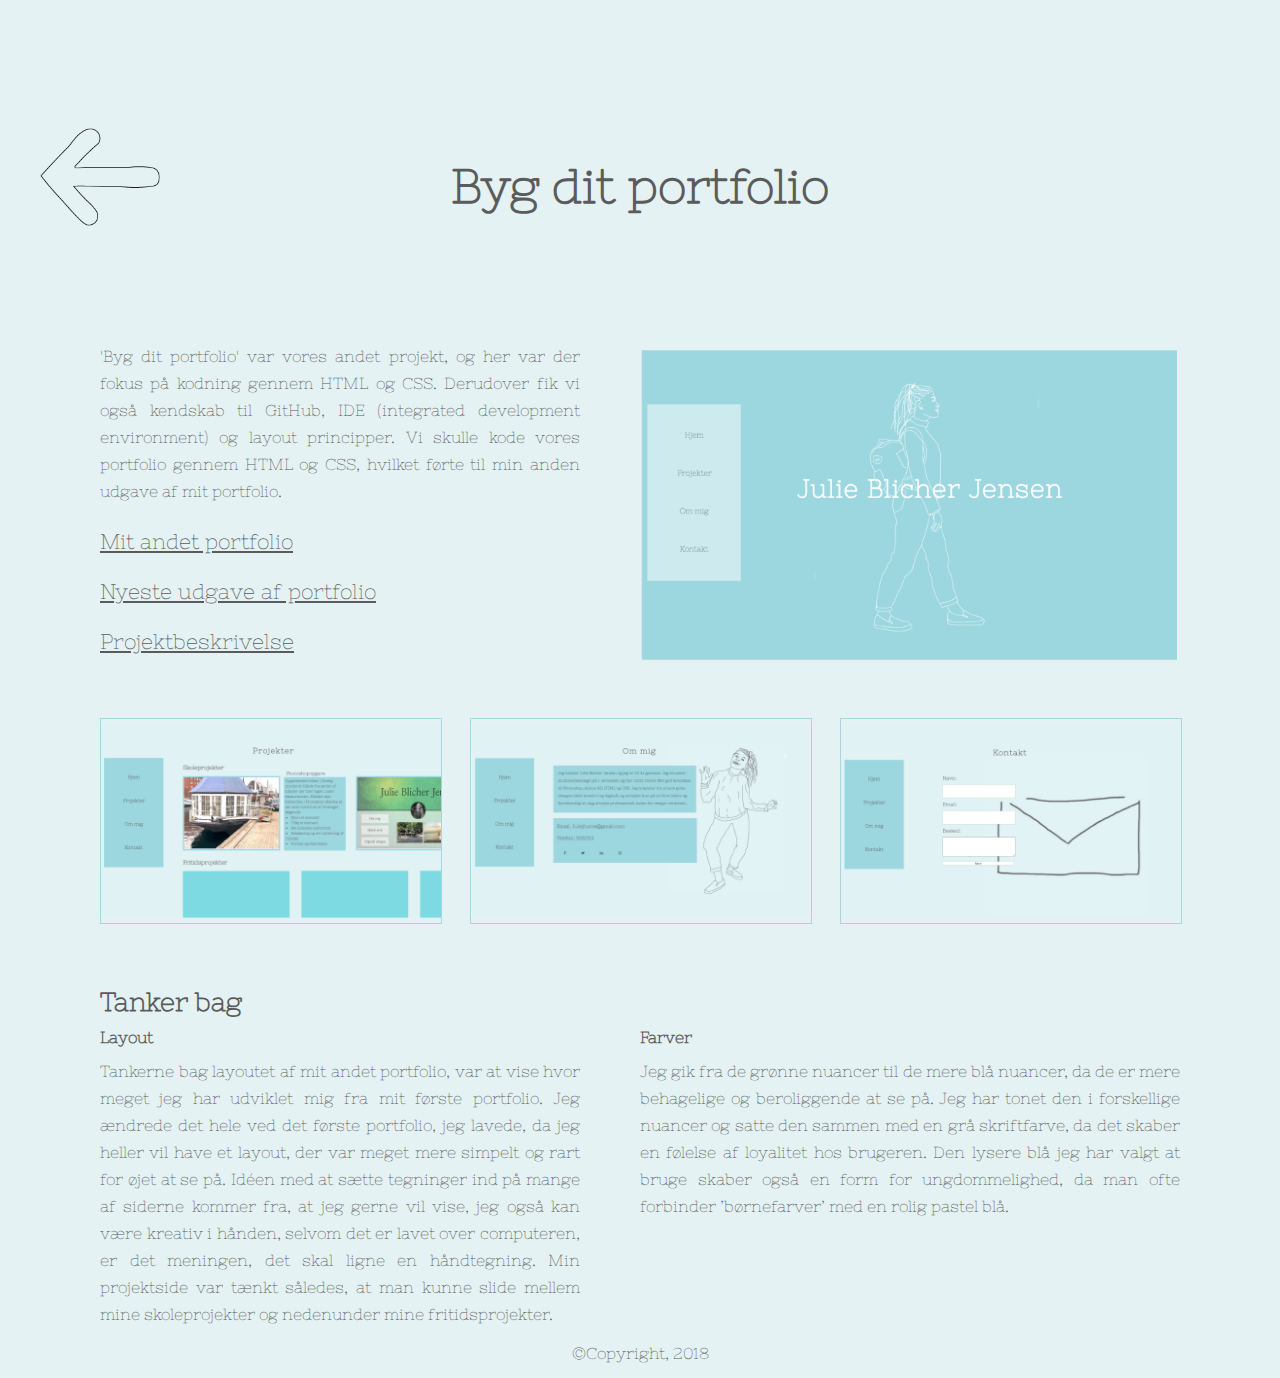
<file: pages/byg_dit_portfolio2.html>
<!doctype html>
<html lang="da">
<head>
<meta charset="UTF-8">
<meta name="viewport" content="width=device-width, initial-scale=1.0">
<!--Grid layout stylesheet-->
<link rel="stylesheet" href="../styles/gridsetup.css">
<!--Eget stylesheet-->
<link rel="stylesheet" href="../styles/stylesheet.css">
<!-- Font style -->
<link rel="stylesheet" href="https://fonts.googleapis.com/css?family=Lato">
<!-- Add icon library -->
<link rel="stylesheet" href="https://cdnjs.cloudflare.com/ajax/libs/font-awesome/4.7.0/css/font-awesome.min.css">
<title>Byg dit portfolio</title>
</head>

<body>
<div class="container">
  <div class="grid grid-pad">
    <div class="large-1-1 medium-1-1 small-1-1">
      <div class="large-1-1 medium-1-1 small-1-1">
        <div class="pilop"><a href="byg_dit_portfolio2.html"><img src="../images1/1x/pilop2.png" alt="pilop"></a></div>
      </div>
      <div class="large-1-1 medium-1-1 small-1-1 bygoverskrift"> <a href="../index.html"><img src="../images1/1x/tilbage.png" alt="tilbagepil"></a>
        <h1>Byg dit portfolio</h1>
      </div>
      <div class="large-1-2 medium-1-2 small-1-1 bygrakke1">
        <p>'Byg dit portfolio' var vores andet projekt, og her var der fokus på kodning gennem HTML og CSS. Derudover fik vi også kendskab til GitHub, IDE (integrated development environment) og layout principper. Vi skulle kode vores portfolio gennem HTML og CSS, hvilket førte til min anden udgave af mit portfolio.</p>
        <a href="http://julieblicher.dk/portfolio-version-one/" target="_blank">
        <p>Mit andet portfolio</p>
        </a>
		  <a href="portfolio_eksamen2.html" target="_blank">
        <p>Nyeste udgave af portfolio</p>
        </a>
		  <a href="../documents/projektbeskrivelse-flow2.pdf" target="_blank">
        <p>Projektbeskrivelse</p>
        </a> </div>
      <div class="large-1-2 medium-1-2 small-1-1 bygrakke1"> <img src="../images/flow2.png" alt="portfolio2"> </div>
      <div class="large-1-1 medium-1-1 small-1-1">
        <div class="large-1-3 medium-1-3 small-1-1 bygrakke2"> <img src="../images/flow2-billede1.png" width="700" height="406" alt="projekter"/> </div>
        <div class="large-1-3 medium-1-3 small-1-1 bygrakke3"> <img src="../images/flow2-billede2.png" width="700" height="406" alt="om mig"/> </div>
        <div class="large-1-3 medium-1-3 small-1-1 bygrakke4"> <img src="../images/flow2-billede3.png" width="700" height="406" alt="kontakt"/> </div>
      </div>
      <div class="large-1-1 medium-1-1 small-1-1 bygrakke5">
        <h3>Tanker bag</h3>
        <div class="large-1-2 medium-1-2 small-1-1 bygrakke5">
          <div class="layout">
            <h4>Layout</h4>
            <p>Tankerne bag layoutet af mit andet portfolio, var at vise hvor meget jeg har udviklet mig fra mit første portfolio. Jeg ændrede det hele ved det første portfolio, jeg lavede, da jeg heller vil have et layout, der var meget mere simpelt og rart for øjet at se på. Idéen med at sætte tegninger ind på mange af siderne kommer fra, at jeg gerne vil vise, jeg også kan være kreativ i hånden, selvom det er lavet over computeren, er det meningen, det skal ligne en håndtegning. Min projektside var tænkt således, at man kunne slide mellem mine skoleprojekter og nedenunder mine fritidsprojekter.</p>
          </div>
        </div>
        <div class="large-1-2 medium-1-2 small-1-1 bygrakke5">
          <div class="farver">
            <h4>Farver</h4>
            <p>Jeg gik fra de grønne nuancer til de mere blå nuancer, da de er mere behagelige og beroliggende at se på. Jeg har tonet den i forskellige nuancer og satte den sammen med en grå skriftfarve, da det skaber en følelse af loyalitet hos brugeren. Den lysere blå jeg har valgt at bruge skaber også en form for ungdommelighed, da man ofte forbinder ’børnefarver’ med en rolig pastel blå. </p>
          </div>
        </div>
      </div>
    </div>
  </div>
</div>
<div class="large-1-1 medium-1-1 small-1-1 footer">
  <p>&copy;Copyright, 2018</p>
</div>
</body>
</html>
</file>
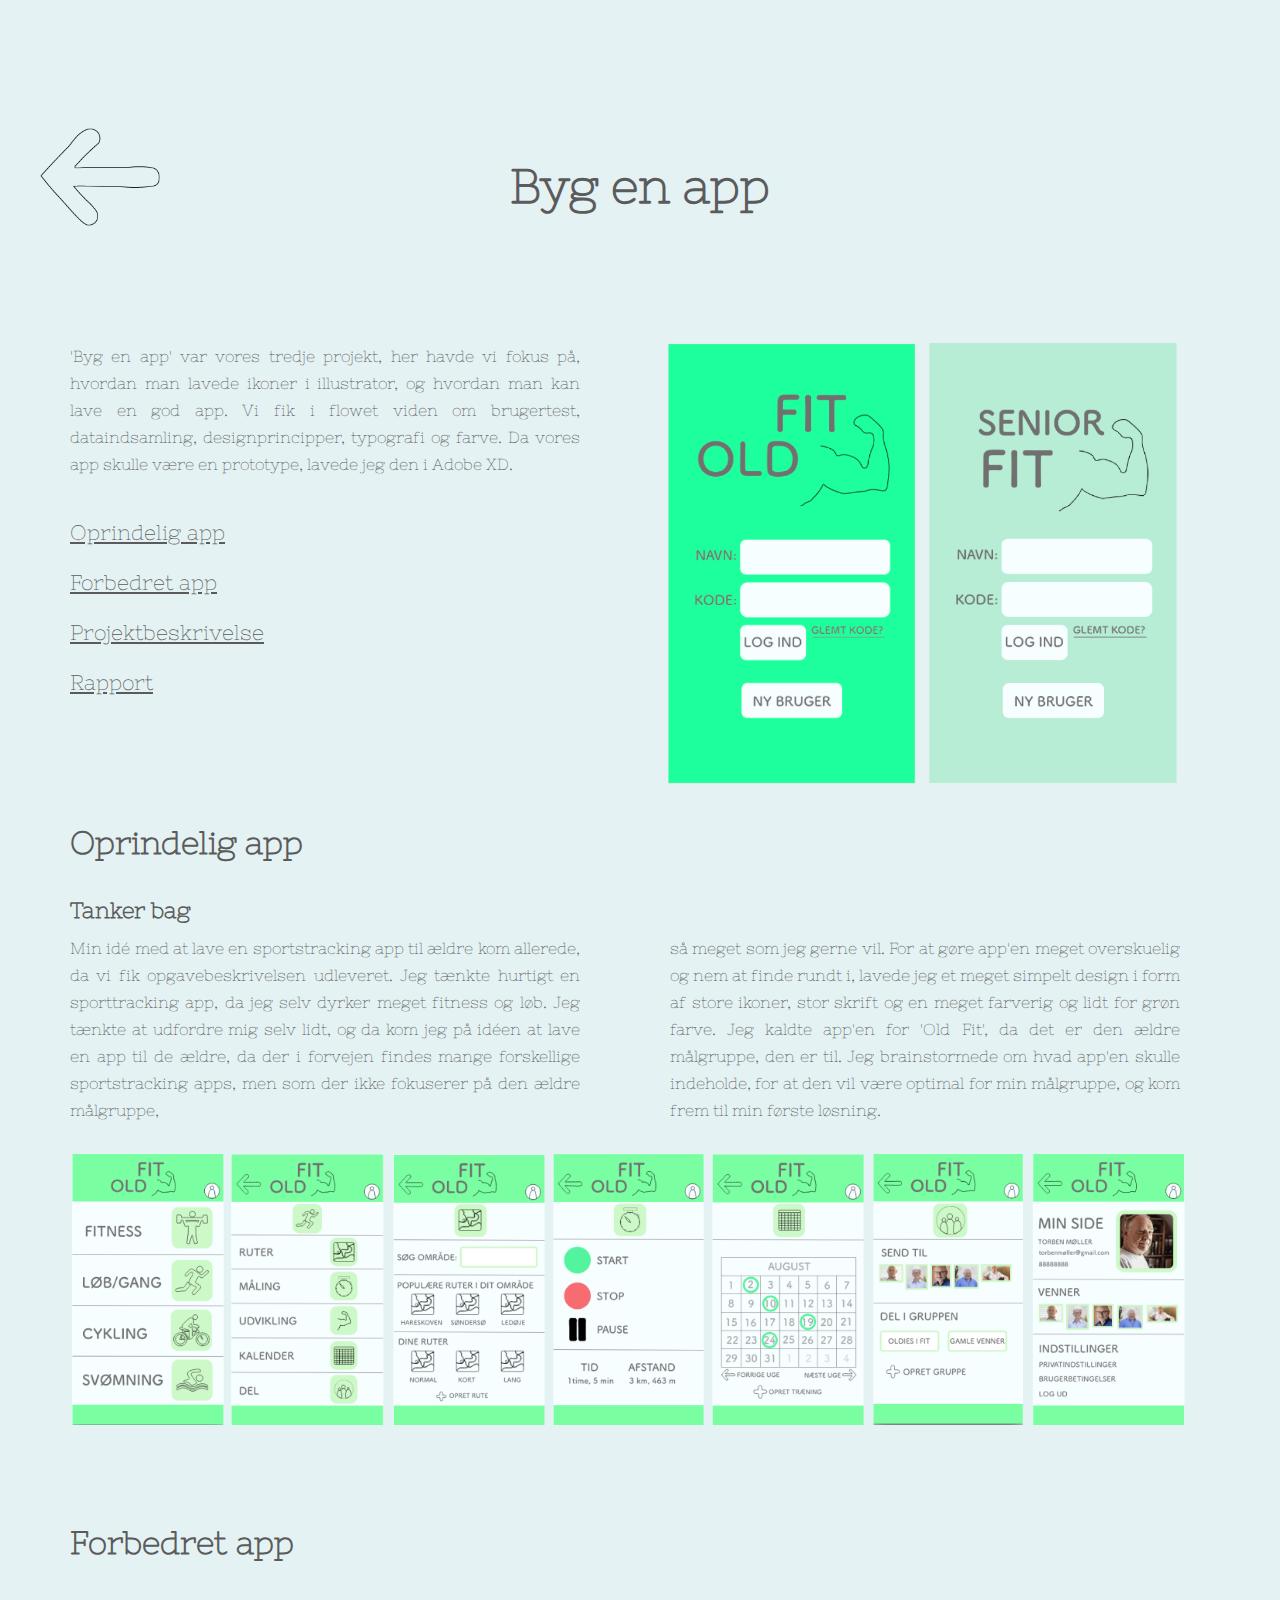
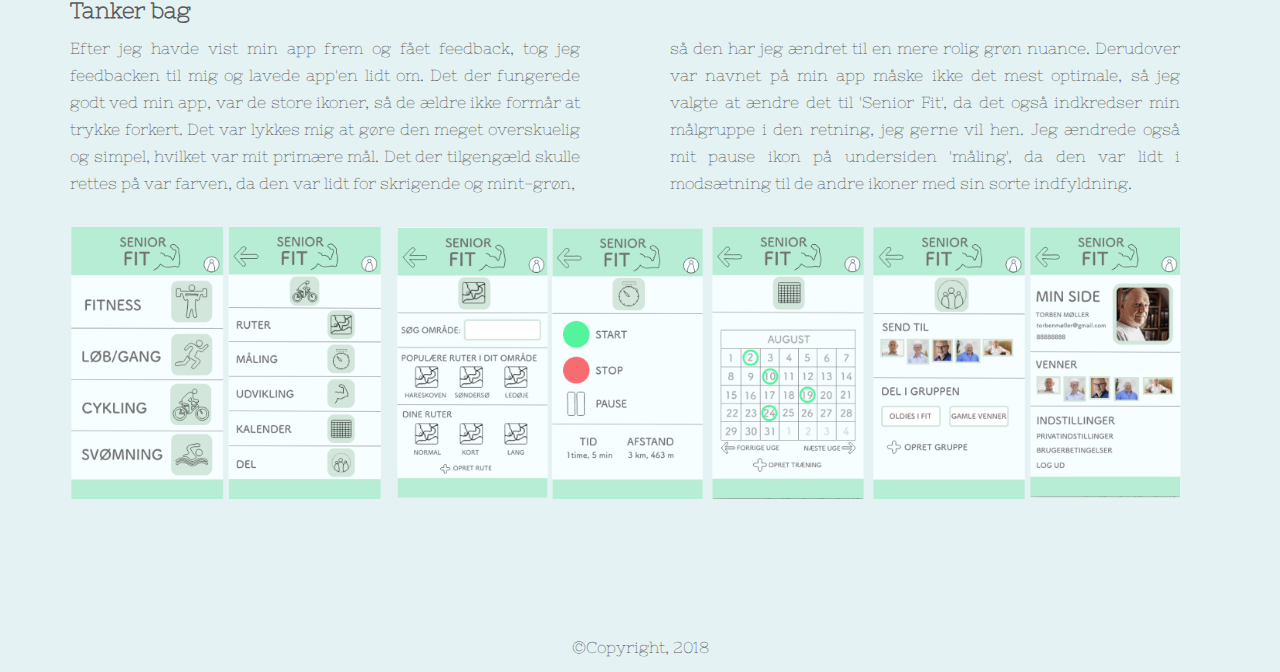
<file: pages/byg_en_app2.html>
<!doctype html>
<html lang="da">
<head>
<meta charset="UTF-8">
<meta name="viewport" content="width=device-width, initial-scale=1.0">
<!--Grid layout stylesheet-->
<link rel="stylesheet" href="../styles/gridsetup.css">
<!--Eget stylesheet-->
<link rel="stylesheet" href="../styles/stylesheet.css">
<!-- Font style -->
<link rel="stylesheet" href="https://fonts.googleapis.com/css?family=Lato">
<!-- Add icon library -->
<link rel="stylesheet" href="https://cdnjs.cloudflare.com/ajax/libs/font-awesome/4.7.0/css/font-awesome.min.css">
<title>Byg en app</title>
</head>

<body>
<div class="container">
  <div class="grid grid-pad">
    <div class="large-1-1 medium-1-1 small-1-1">
      <div class="large-1-1 medium-1-1 small-1-1">
        <div class="pilop"><a href="byg_en_app2.html"><img src="../images1/1x/pilop2.png" alt="pilop"></a></div>
      </div>
      <div class="large-1-1 medium-1-1 small-1-1 appoverskrift"> <a href="../index.html"><img src="../images1/1x/tilbage.png" alt="tilbagepil"></a>
        <h1>Byg en app</h1>
      </div>
      <div class="large-1-1 medium-1-1 small-1-1">
        <div class="large-1-2 medium-1-2 small-1-1 apprakke1">
          <p>'Byg en app' var vores tredje projekt, her havde vi fokus på, hvordan man lavede ikoner i illustrator, og hvordan man kan lave en god app. Vi fik i flowet viden om brugertest, dataindsamling, designprincipper, typografi og farve. Da vores app skulle være en prototype, lavede jeg den i Adobe XD. </p>
          <br>
          <a href="https://xd.adobe.com/view/c593db76-3416-43a5-7641-449232270bd8-b3a2/?fullscreen" target="_blank">
          <p>Oprindelig app</p>
          </a> <a href="https://xd.adobe.com/view/b8964f8a-90c7-492c-7075-f8101738a783-cea7/?fullscreen" target="_blank">
          <p>Forbedret app</p>
          </a> <a href="../documents/Projektbeskrivelse-flow3.pdf" target="_blank">
          <p>Projektbeskrivelse</p>
          </a> <a href="../documents/rapport-flow3.pdf" target="_blank">
          <p>Rapport</p>
          </a> </div>
        <div class="large-1-2 medium-1-2 small-1-1 apprakke1"> 
			<div class="large-1-2 medium-1-2 small-1-1 ver1"><img src="../images/flow3-ver1.png" alt="ver1"></div> 
			<div class="large-1-2 medium-1-2 small-1-1 ver2"><img src="../images/flow3.png" alt="ver2"> </div>
		 </div>
        <div class="large-1-1 medium-1-1 small-1-1 apprakke2">
          <h1>Oprindelig app</h1>
        </div>
        <div class="large-1-1 medium-1-1 small-1-1 apprakke3">
          <h3>Tanker bag</h3>
          <div class="large-1-2 medium-1-2 small-1-1 apprakke3">
            <div class="ide">
              <p>Min idé med at lave en sportstracking app til ældre kom allerede, da vi fik opgavebeskrivelsen udleveret. Jeg tænkte hurtigt en sporttracking app, da jeg selv dyrker meget fitness og løb. Jeg tænkte at udfordre mig selv lidt, og da kom jeg på idéen at lave en app til de ældre, da der i forvejen findes mange forskellige sportstracking apps, men som der ikke fokuserer på den ældre målgruppe, </p>
            </div>
          </div>
          <div class="large-1-2 medium-1-2 small-1-1 apprakke3">
            <div class="tekst">
              <p>så meget som jeg gerne vil. For at gøre app'en meget overskuelig og nem at finde rundt i, lavede jeg et meget simpelt design i form af store ikoner, stor skrift og en meget farverig og lidt for grøn farve. Jeg kaldte app'en for 'Old Fit', da det er den ældre målgruppe, den er til. Jeg brainstormede om hvad app'en skulle indeholde, for at den vil være optimal for min målgruppe, og kom frem til min første løsning. </p>
            </div>
          </div>
        </div>
        <div class="large-1-1 medium-1-1 hide-on-small apprakke4">
          <div class="large-1-7 medium-1-7 en"> <img src="../images/app-old2.png" alt="old1"> </div>
          <div class="large-1-7 medium-1-7 to"> <img src="../images/app-old1.png" alt="old2"> </div>
          <div class="large-1-7 medium-1-7 tre"> <img src="../images/app-old3.png" alt="old3"> </div>
          <div class="large-1-7 medium-1-7 fire"> <img src="../images/app-old4.png" alt="old4"> </div>
          <div class="large-1-7 medium-1-7 fem"> <img src="../images/app-old5.png" alt="old5"> </div>
          <div class="large-1-7 medium-1-7 seks"> <img src="../images/app-old6.png" alt="old6"> </div>
          <div class="large-1-7 medium-1-7 syv"> <img src="../images/app-old7.png" alt="old7"> </div>
        </div>
        <div class="large-1-1 medium-1-1 small-1-1 apprakke5">
          <h1>Forbedret app</h1>
        </div>
        <div class="large-1-1 medium-1-1 small-1-1 apprakke6">
          <h3>Tanker bag</h3>
          <div class="large-1-2 medium-1-2 small-1-1 apprakke6">
            <div class="ide">
              <p>Efter jeg havde vist min app frem og fået feedback, tog jeg feedbacken til mig og lavede app'en lidt om. Det der fungerede godt ved min app, var de store ikoner, så de ældre ikke formår at trykke forkert. Det var lykkes mig at gøre den meget overskuelig og simpel, hvilket var mit primære mål. Det der tilgengæld skulle rettes på var farven, da den var lidt for skrigende og mint-grøn, </p>
            </div>
          </div>
          <div class="large-1-2 medium-1-2 small-1-1 apprakke6">
            <div class="tekst">
              <p>så den har jeg ændret til en mere rolig grøn nuance. Derudover var navnet på min app måske ikke det mest optimale, så jeg valgte at ændre det til 'Senior Fit', da det også indkredser min målgruppe i den retning, jeg gerne vil hen. Jeg ændrede også mit pause ikon på undersiden 'måling', da den var lidt i modsætning til de andre ikoner med sin sorte indfyldning.</p>
            </div>
          </div>
        </div>
        <div class="large-1-1 medium-1-1 hide-on-small apprakke7">
          <div class="large-1-7 medium-1-7 otte"> <img src="../images/app-new1.png" alt="new1"> </div>
          <div class="large-1-7 medium-1-7 ni"> <img src="../images/app-new2.png" alt="new2"> </div>
          <div class="large-1-7 medium-1-7 ti"> <img src="../images/app-new3.png" alt="new3"> </div>
          <div class="large-1-7 medium-1-7 elleve"> <img src="../images/app-new4.png" alt="new4"> </div>
          <div class="large-1-7 medium-1-7 tolv"> <img src="../images/app-new5.png" alt="new5"> </div>
          <div class="large-1-7 medium-1-7 tretten"> <img src="../images/app-new6.png" alt="new6"> </div>
          <div class="large-1-7 medium-1-7 fjorten"> <img src="../images/app-new7.png" alt="new7"> </div>
        </div>
      </div>
    </div>
  </div>
</div>
<div class="large-1-1 medium-1-1 small-1-1 footer">
  <p>&copy;Copyright, 2018</p>
</div>
</body>
</html>
</file>
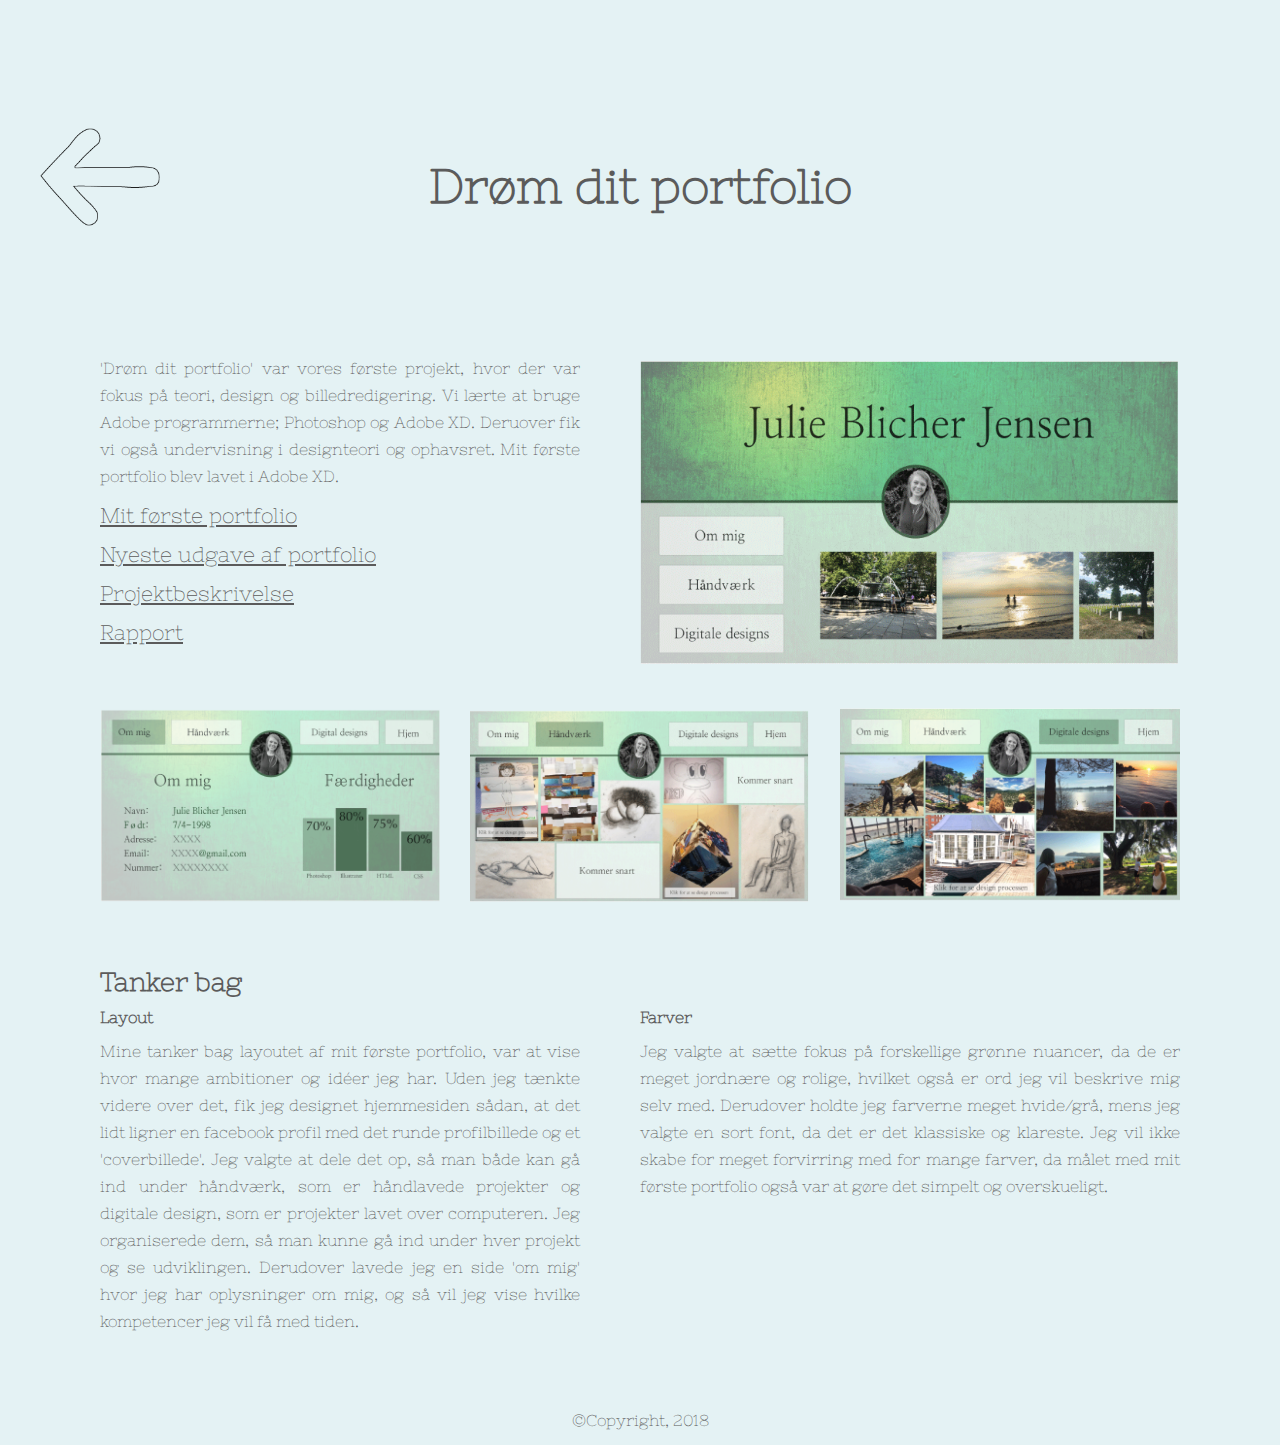
<file: pages/drøm_dit_portfolio2.html>
<!doctype html>
<html lang="da">
<head>
<meta charset="UTF-8">
<meta name="viewport" content="width=device-width, initial-scale=1.0">
<!--Grid layout stylesheet-->
<link rel="stylesheet" href="../styles/gridsetup.css">
<!--Eget stylesheet-->
<link rel="stylesheet" href="../styles/stylesheet.css">
<!-- Font style -->
<link rel="stylesheet" href="https://fonts.googleapis.com/css?family=Lato">
<!-- Add icon library -->
<link rel="stylesheet" href="https://cdnjs.cloudflare.com/ajax/libs/font-awesome/4.7.0/css/font-awesome.min.css">
<title>Drøm dit portfolio</title>
</head>

<body>
<div class="container">
  <div class="grid grid-pad">
    <div class="large-1-1 medium-1-1 small-1-1">
      <div class="large-1-1 medium-1-1 small-1-1">
        <div class="pilop"><a href="drøm_dit_portfolio2.html"><img src="../images1/1x/pilop2.png" alt="pilop"></a></div>
      </div>
      <div class="large-1-1 medium-1-1 small-1-1 dromoverskrift"> <a href="../index.html"><div><img src="../images1/1x/tilbage.png" alt="tilbagepil"></div></a>
        <h1>Drøm dit portfolio</h1>
      </div>
      <div class="large-1-1 medium-1-1 small-1-1">
        <div class="large-1-2 medium-1-2 small-1-1 dromrakke1">
          <p>'Drøm dit portfolio' var vores første projekt, hvor der var fokus på teori, design og billedredigering. Vi lærte at bruge Adobe programmerne; Photoshop og Adobe XD. Deruover fik vi også undervisning i designteori og ophavsret. Mit første portfolio blev lavet i Adobe XD. <br>
          </p>
          <a href="https://xd.adobe.com/view/e23379b9-2fa7-40c5-531d-8d6a1bf0ee66-9402/?fullscreen" target="_blank">
          <p>Mit første portfolio</p>
          </a> 
			<a href="portfolio_eksamen2.html" target="_blank">
          <p>Nyeste udgave af portfolio</p>
          </a><a href="../documents/projektbeskrivelse_flow1.pdf" target="_blank">
          <p>Projektbeskrivelse</p>
          </a>
			<a href="../documents/Portfolie-JulieBlicherJensenfærdig-compressed.pdf" target="_blank">
          <p>Rapport</p>
          </a>
		   </div>
        <div class="large-1-2 medium-1-2 small-1-1 dromrakke1"> <img src="../images/flow1.png" width="700" height="392" alt="flow1"/> </div>
      </div>
      <div class="large-1-1 medium-1-1 small-1-1">
        <div class="large-1-3 medium-1-3 small-1-1 dromrakke2"> <img src="../images/flow1_ommig.png" width="700" height="406" alt="om mig"/> </div>
        <div class="large-1-3 medium-1-3 small-1-1 dromrakke3"> <img src="../images/flow1_håndværk.png" width="700" height="406" alt="håndværk"/> </div>
        <div class="large-1-3 medium-1-3 small-1-1 dromrakke4"> <img src="../images/flow1-digitaldesign.png" width="700" height="406" alt="digital design"/> </div>
      </div>
      <div class="large-1-1 medium-1-1 small-1-1 dromrakke5">
        <h3>Tanker bag</h3>
        <div class="large-1-2 medium-1-2 small-1-1 dromrakke5">
          <div class="layout">
            <h4>Layout</h4>
            <p>Mine tanker bag layoutet af mit første portfolio, var at vise hvor mange ambitioner og idéer jeg har. Uden jeg tænkte videre over det, fik jeg designet hjemmesiden sådan, at det lidt ligner en facebook profil med det runde profilbillede og et 'coverbillede'. Jeg valgte at dele det op, så man både kan gå ind under håndværk, som er håndlavede projekter og digitale design, som er projekter lavet over computeren. Jeg organiserede dem, så man kunne gå ind under hver projekt og se udviklingen. Derudover lavede jeg en side 'om mig' hvor jeg har oplysninger om mig, og så vil jeg vise hvilke kompetencer jeg vil få med tiden.</p>
          </div>
        </div>
        <div class="large-1-2 medium-1-2 small-1-1 dromrakke5">
          <div class="farver">
            <h4>Farver</h4>
            <p>Jeg valgte at sætte fokus på forskellige grønne nuancer, da de er meget jordnære og rolige, hvilket også er ord jeg vil beskrive mig selv med. Derudover holdte jeg farverne meget hvide/grå, mens jeg valgte en sort font, da det er det klassiske og klareste. Jeg vil ikke skabe for meget forvirring med for mange farver, da målet med mit første portfolio også var at gøre det simpelt og overskueligt.</p>
          </div>
        </div>
      </div>
    </div>
  </div>
</div>
<div class="large-1-1 medium-1-1 small-1-1 footer">
  <p>&copy;Copyright, 2018</p>
</div>
</body>
</html>
</file>
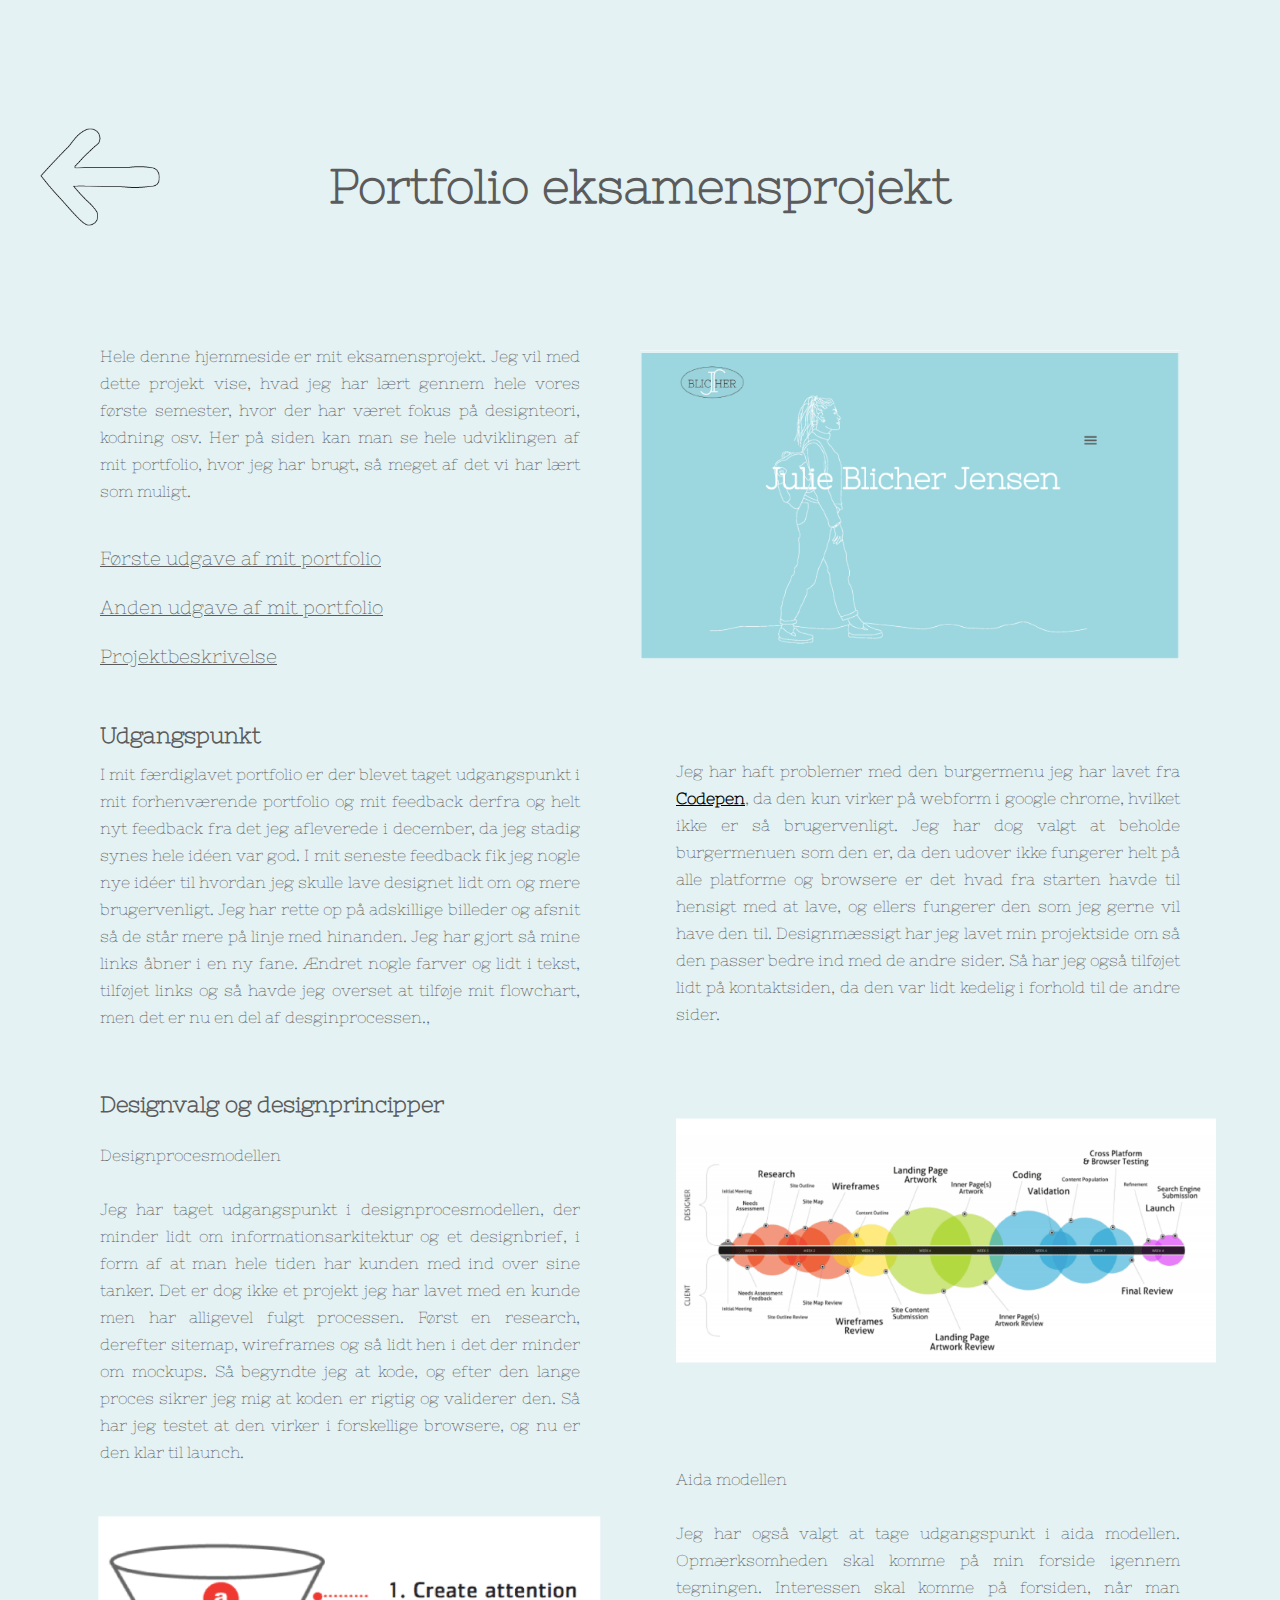
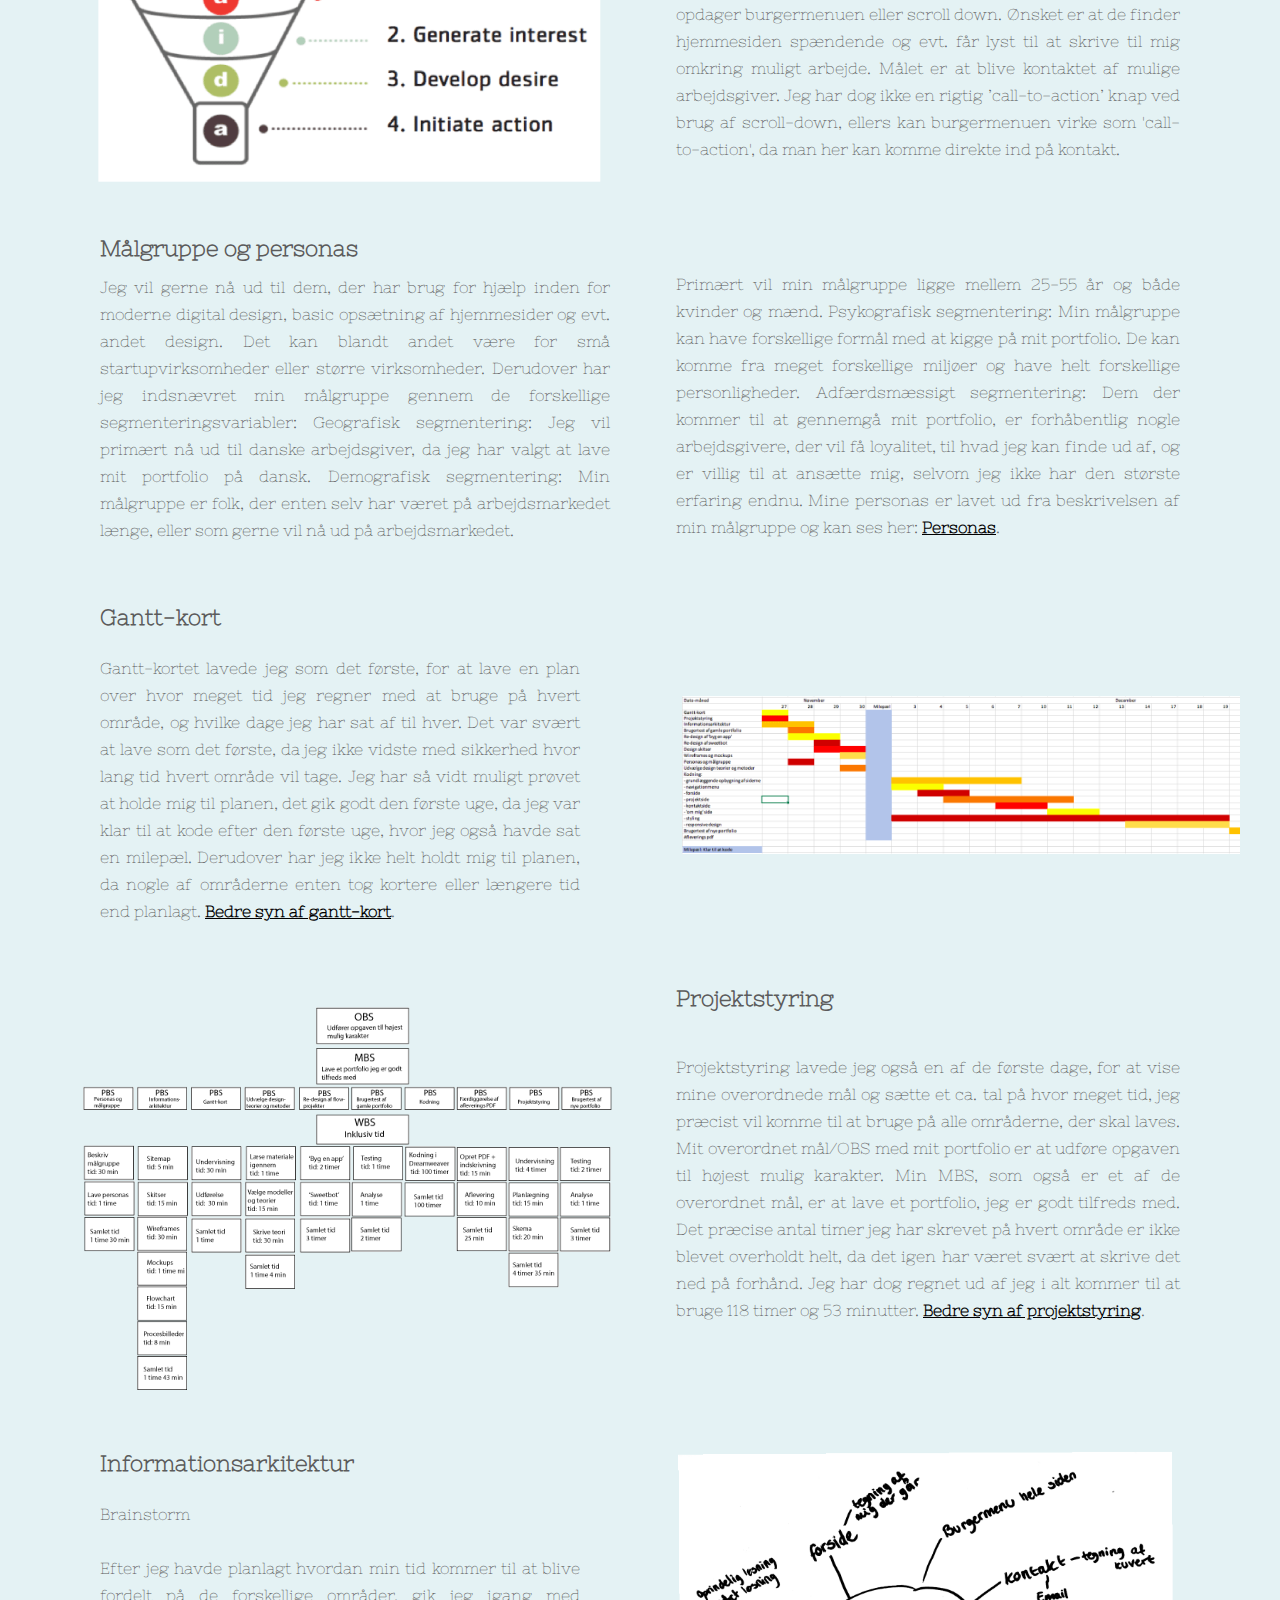
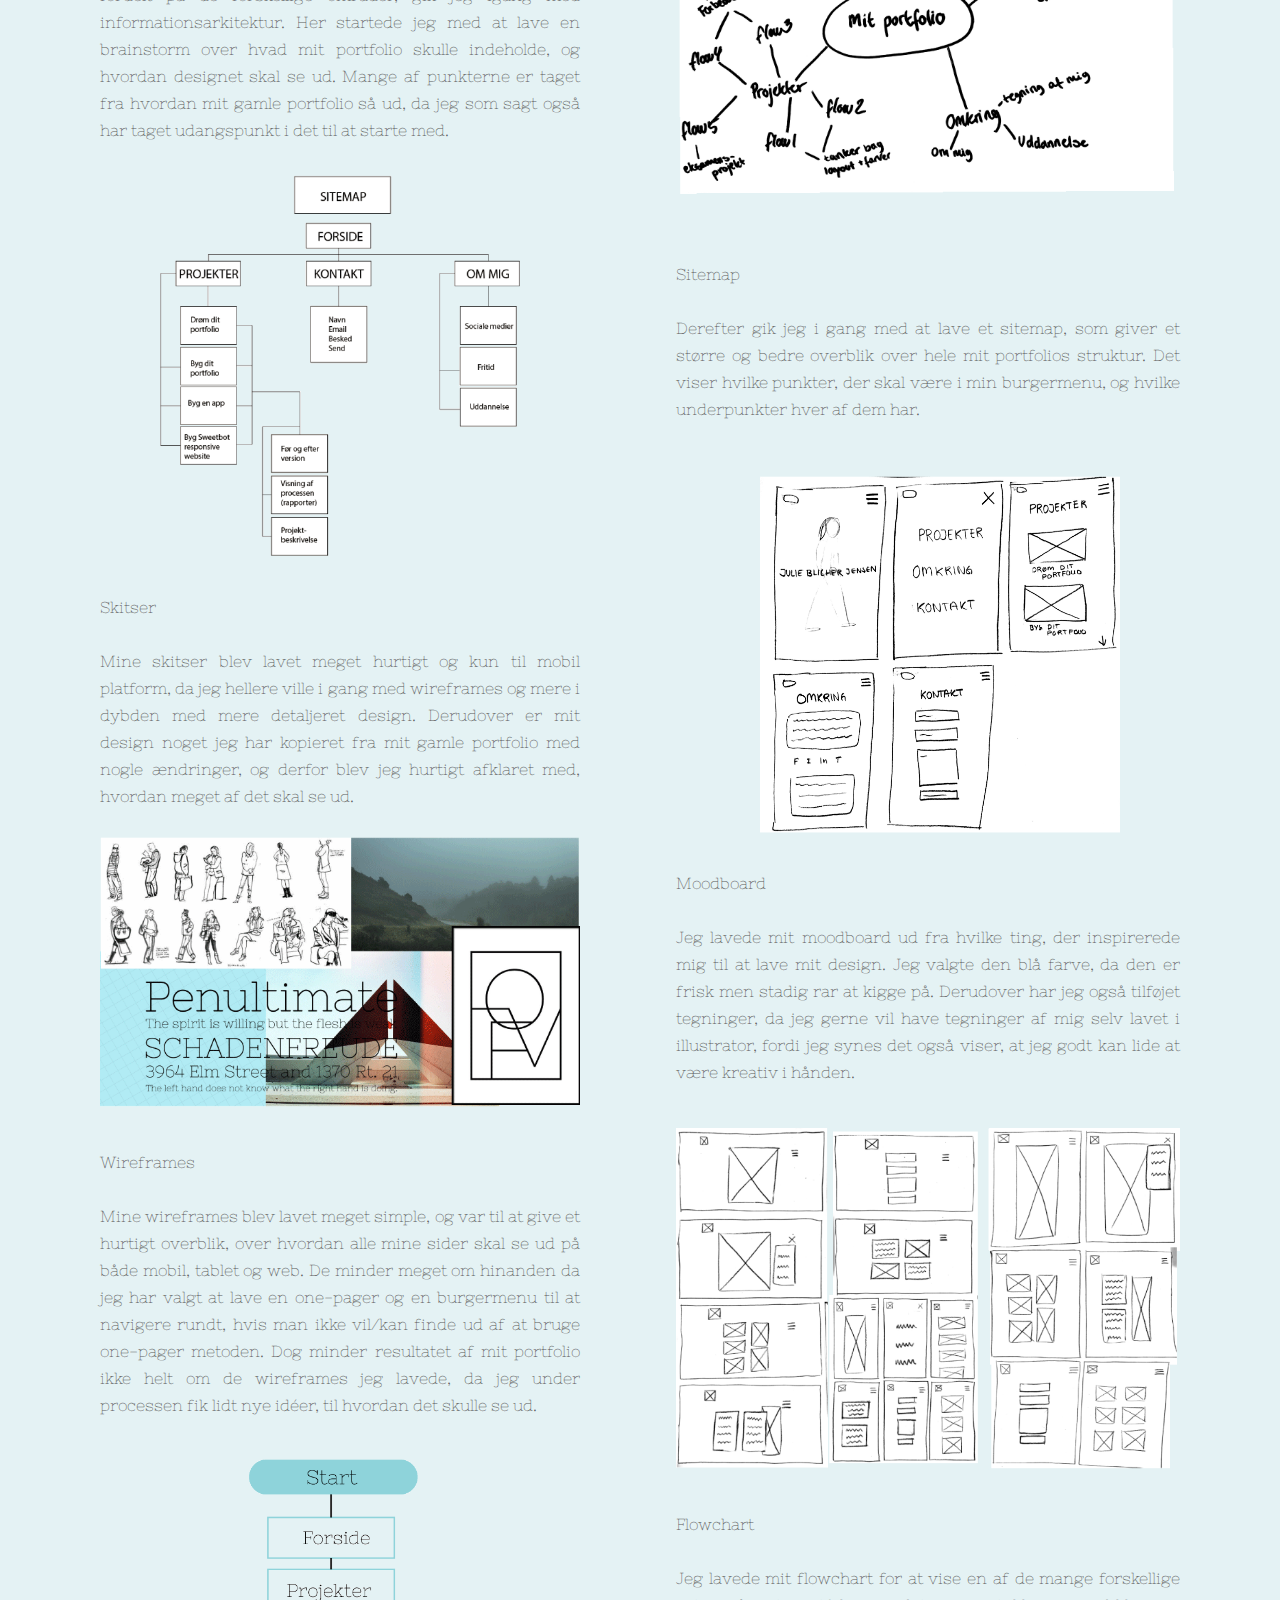
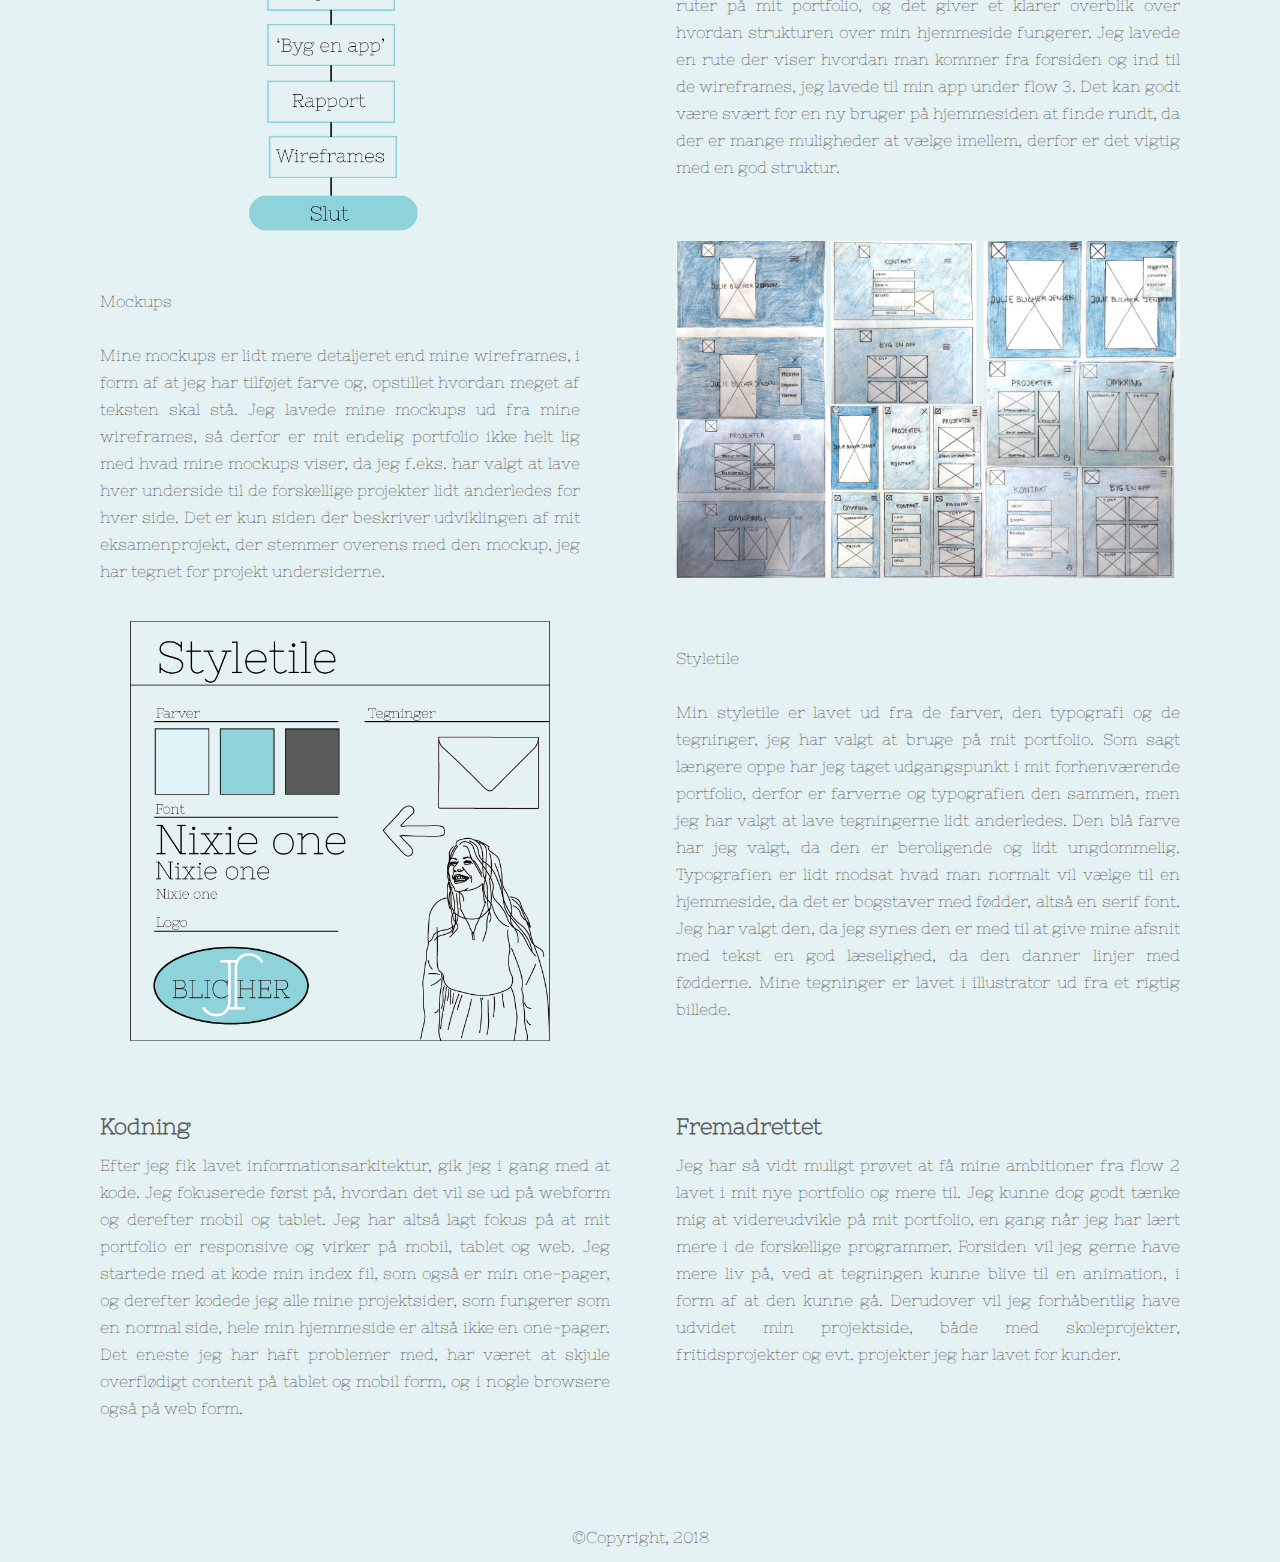
<file: pages/portfolio_eksamen2.html>
<!doctype html>
<html lang="da">
<head>
<meta charset="UTF-8">
<meta name="viewport" content="width=device-width, initial-scale=1.0">
<!--Grid layout stylesheet-->
<link rel="stylesheet" href="../styles/gridsetup.css">
<!--Eget stylesheet-->
<link rel="stylesheet" href="../styles/stylesheet.css">
<!-- Font style -->
<link rel="stylesheet" href="https://fonts.googleapis.com/css?family=Lato">
<!-- Add icon library -->
<link rel="stylesheet" href="https://cdnjs.cloudflare.com/ajax/libs/font-awesome/4.7.0/css/font-awesome.min.css">
<title>Portfolio</title>
</head>

<body>
<div class="container">
  <div class="grid grid-pad">
    <div class="large-1-1 medium-1-1 small-1-1">
      <div class="large-1-1 medium-1-1 small-1-1">
        <div class="pilop"><a href="portfolio_eksamen2.html"><img src="../images1/1x/pilop2.png" alt="pilop"></a></div>
      </div>
      <div class="large-1-1 medium-1-1 small-1-1 portfoliooverskrift"> <a href="../index.html"><img src="../images1/1x/tilbage.png" alt="tilbagepil"></a>
        <h1>Portfolio eksamensprojekt</h1>
      </div>
      <div class="large-1-1 medium-1-1 small-1-1">
        <div class="large-1-2 medium-1-2 small-1-1 portfoliorakke1">
          <p>Hele denne hjemmeside er mit eksamensprojekt. Jeg vil med dette projekt vise, hvad jeg har lært gennem hele vores første semester, hvor der har været fokus på designteori, kodning osv. Her på siden kan man se hele udviklingen af mit portfolio, hvor jeg har brugt, så meget af det vi har lært som muligt.</p>
          <br>
          <a href="https://xd.adobe.com/view/e23379b9-2fa7-40c5-531d-8d6a1bf0ee66-9402/?fullscreen" target="_blank">
          <p>Første udgave af mit portfolio</p>
          </a> <a href="http://www.julieblicher.dk/portfolio-version-one/" target="_blank">
          <p>Anden udgave af mit portfolio</p>
          </a> <a href="../documents/eksamensprojekt1sem2018.pdf" target="_blank">
          <p>Projektbeskrivelse</p>
          </a>
        </div>
        <div class="large-1-2 medium-1-2 small-1-1 portfoliorakke1"> <img src="../images/portfolio-forside.png" alt="ver1"> </div>
        <div class="large-1-1 medium-1-1 small-1-1 udgangspunkt">
          <div class="large-1-2 medium-1-2 small-1-1 udgangspunkt">
            <h3>Udgangspunkt</h3>
            <p>I mit færdiglavet portfolio er der blevet taget udgangspunkt i mit forhenværende portfolio og mit feedback derfra og helt nyt feedback fra det jeg afleverede i december, da jeg stadig synes hele idéen var god. I mit seneste feedback fik jeg nogle nye idéer til hvordan jeg skulle lave designet lidt om og mere brugervenligt. Jeg har rette op på adskillige billeder og afsnit så de står mere på linje med hinanden. Jeg har gjort så mine links åbner i en ny fane. Ændret nogle farver og lidt i tekst, tilføjet links og så havde jeg overset at tilføje mit flowchart, men det er nu en del af desginprocessen., </p>
          </div>
          <div class="large-1-2 medium-1-2 small-1-1 udgangspunkt">
            <div class="udgangspunkt2">
              <p> Jeg har haft problemer med den burgermenu jeg har lavet fra <a href="https://codepen.io/erikterwan/pen/EVzeRP" target="_blank">Codepen</a>, da den kun virker på webform i google chrome, hvilket ikke er så brugervenligt. Jeg har dog valgt at beholde burgermenuen som den er, da den udover ikke fungerer helt på alle platforme og browsere er det hvad fra starten havde til hensigt med at lave, og ellers fungerer den som jeg gerne vil have den til. Designmæssigt har jeg lavet min projektside om så den passer bedre ind med de andre sider. Så har jeg også tilføjet lidt på kontaktsiden, da den var lidt kedelig i forhold til de andre sider. </p>
            </div>
          </div>
        </div>
        <div class="large-1-1 medium-1-1 small-1-1 design">
          <h3>Designvalg og designprincipper</h3>
          <div class="large-1-2 medium-1-2 small-1-1 design">
            <div class="design">
              <p>Designprocesmodellen <br>
                <br>
				Jeg har taget udgangspunkt i designprocesmodellen, der minder lidt om informationsarkitektur og et designbrief, i form af at man hele tiden har kunden med ind over sine tanker. Det er dog ikke et projekt jeg har lavet med en kunde men har alligevel fulgt processen. Først en research, derefter sitemap, wireframes og så lidt hen i det der minder om mockups. Så begyndte jeg at kode, og efter den lange proces sikrer jeg mig at koden er rigtig og validerer den. Så har jeg testet at den virker i forskellige browsere, og nu er den klar til launch.</p>
            </div>
          </div>
          <div class="large-1-2 medium-1-2 small-1-1 design"> <img src="../images/designprocesmodel.png" alt="designproces"> </div>
        </div>
        <div class="large-1-1 medium-1-1 small-1-1 design2">
          <div class="large-1-2 medium-1-2 small-1-1 design2"> <img src="../images/aida.png" alt="aida"> </div>
          <div class="large-1-2 medium-1-2 small-1-1 design">
            <div class="design2">
              <p>Aida modellen <br>
                <br>
                Jeg har også valgt at tage udgangspunkt i aida modellen. Opmærksomheden skal komme på min forside igennem tegningen. Interessen skal komme på forsiden, når man opdager burgermenuen eller scroll down. Ønsket er at de finder hjemmesiden spændende og evt. får lyst til at skrive til mig omkring muligt arbejde. Målet er at blive kontaktet af mulige arbejdsgiver. Jeg har dog ikke en rigtig ’call-to-action’ knap ved brug af scroll-down, ellers kan burgermenuen virke som 'call-to-action', da man her kan komme direkte ind på kontakt. </p>
            </div>
          </div>
        </div>
        <div class="large-1-1 medium-1-1 small-1-1 malgruppe">
          <div class="large-1-2 medium-1-2 small-1-1 malgruppe">
            <h3>Målgruppe og personas</h3>
            <p>Jeg vil gerne nå ud til dem, der har brug for hjælp inden for moderne digital design, basic opsætning af hjemmesider og evt. andet design. Det kan blandt andet være for små startupvirksomheder eller større virksomheder. Derudover har jeg indsnævret min målgruppe gennem de forskellige segmenteringsvariabler: Geografisk segmentering: Jeg vil primært nå ud til danske arbejdsgiver, da jeg har valgt at lave mit portfolio på dansk. Demografisk segmentering: Min målgruppe er folk, der enten selv har været på arbejdsmarkedet længe, eller som gerne vil nå ud på arbejdsmarkedet. </p>
          </div>
          <div class="large-1-2 medium-1-2 small-1-1 persona">
            <div class="persona">
              <p> Primært vil min målgruppe ligge mellem 25-55 år og både kvinder og mænd. Psykografisk segmentering: Min målgruppe kan have forskellige formål med at kigge på mit portfolio. De kan komme fra meget forskellige miljøer og have helt forskellige personligheder. Adfærdsmæssigt segmentering: Dem der kommer til at gennemgå mit portfolio, er forhåbentlig nogle arbejdsgivere, der vil få loyalitet, til hvad jeg kan finde ud af, og er villig til at ansætte mig, selvom jeg ikke har den største erfaring endnu. Mine personas er lavet ud fra beskrivelsen af min målgruppe og kan ses her: <a href="../documents/personas.pdf" target="_blank">Personas</a>. </p>
            </div>
          </div>
        </div>
        <div class="large-1-1 medium-1-1 small-1-1 portfoliorakke3">
          <h3>Gantt-kort</h3>
          <div class="large-1-2 medium-1-2 small-1-1 portfoliorakke3">
            <div class="ganttkort">
              <p>Gantt-kortet lavede jeg som det første, for at lave en plan over hvor meget tid jeg regner med at bruge på hvert område, og hvilke dage jeg har sat af til hver. Det var svært at lave som det første, da jeg ikke vidste med sikkerhed hvor lang tid hvert område vil tage. Jeg har så vidt muligt prøvet at holde mig til planen, det gik godt den første uge, da jeg var klar til at kode efter den første uge, hvor jeg også havde sat en milepæl. Derudover har jeg ikke helt holdt mig til planen, da nogle af områderne enten tog kortere eller længere tid end planlagt. <a href="../documents/Gantt-kort.xlsx" target="_blank">Bedre syn af gantt-kort</a>.</p>
            </div>
          </div>
          <div class="large-1-2 medium-1-2 small-1-1 portfoliorakke3"> <img src="../images/gantt-kort.png" alt="gantt-kort"> </div>
        </div>
        <div class="large-1-1 medium-1-1 small-1-1 portfoliorakke4">
          <div class="large-1-2 medium-1-2 small-1-1 portfoliorakke4"> <img src="../images/projektstyring.png" alt="projektstyring"> </div>
          <div class="large-1-2 medium-1-2 small-1-1 portfoliorakke4">
            <div class="projektstyring">
              <h3>Projektstyring </h3>
              <p>Projektstyring lavede jeg også en af de første dage, for at vise mine overordnede mål og sætte et ca. tal på hvor meget tid, jeg præcist vil komme til at bruge på alle områderne, der skal laves. Mit overordnet mål/OBS med mit portfolio er at udføre opgaven til højest mulig karakter. Min MBS, som også er et af de overordnet mål, er at lave et portfolio, jeg er godt tilfreds med. Det præcise antal timer jeg har skrevet på hvert område er ikke blevet overholdt helt, da det igen har været svært at skrive det ned på forhånd. Jeg har dog regnet ud af jeg i alt kommer til at bruge 118 timer og 53 minutter. <a href="../documents/projektstyringportfolio.pdf" target="_blank">Bedre syn af projektstyring</a>. </p>
            </div>
          </div>
        </div>
        <div class="large-1-1 medium-1-1 small-1-1 portfoliorakke5">
          <h3>Informationsarkitektur</h3>
          <div class="large-1-2 medium-1-2 small-1-1 portfoliorakke5">
            <div class="brainstorm">
              <p>Brainstorm <br>
                <br>
                Efter jeg havde planlagt hvordan min tid kommer til at blive fordelt på de forskellige områder, gik jeg igang med informationsarkitektur. Her startede jeg med at lave en brainstorm over hvad mit portfolio skulle indeholde, og hvordan designet skal se ud. Mange af punkterne er taget fra hvordan mit gamle portfolio så ud, da jeg som sagt også har taget udangspunkt i det til at starte med.</p>
            </div>
          </div>
          <div class="large-1-2 medium-1-2 small-1-1 portfoliorakke5"> <img src="../images/brainstorm.png" alt="brainstorm"> </div>
        </div>
        <div class="large-1-1 medium-1-1 small-1-1 portfoliorakke6">
          <div class="large-1-2 medium-1-2 small-1-1 portfoliorakke6"> <img src="../images/sitemap.png" alt="sitemap"> </div>
          <div class="large-1-2 medium-1-2 small-1-1 portfoliorakke6">
            <div class="sitemap">
              <p>Sitemap <br>
                <br>
                Derefter gik jeg i gang med at lave et sitemap, som giver et større og bedre overblik over hele mit portfolios struktur. Det viser hvilke punkter, der skal være i min burgermenu, og hvilke underpunkter hver af dem har. </p>
            </div>
          </div>
        </div>
        <div class="large-1-1 medium-1-1 small-1-1 portfoliorakke7">
          <div class="large-1-2 medium-1-2 small-1-1 portfoliorakke7">
            <div class="skitser">
              <p>Skitser <br>
                <br>
                Mine skitser blev lavet meget hurtigt og kun til mobil platform, da jeg hellere ville i gang med wireframes og mere i dybden med mere detaljeret design. Derudover er mit design noget jeg har kopieret fra mit gamle portfolio med nogle ændringer, og derfor blev jeg hurtigt afklaret med, hvordan meget af det skal se ud. </p>
            </div>
          </div>
          <div class="large-1-2 medium-1-2 small-1-1 portfoliorakke7"> <img src="../images/skitser.png" alt="skitser"> </div>
        </div>
        <div class="large-1-1 medium-1-1 small-1-1 portfoliorakke8">
          <div class="large-1-2 medium-1-2 small-1-1 portfoliorakke8"> <img src="../images/moodboard.png" alt="moodboard"> </div>
          <div class="large-1-2 medium-1-2 small-1-1 portfoliorakke8">
            <div class="moodboard">
              <p>Moodboard <br>
                <br>
                Jeg lavede mit moodboard ud fra hvilke ting, der inspirerede mig til at lave mit design. Jeg valgte den blå farve, da den er frisk men stadig rar at kigge på. Derudover har jeg også tilføjet tegninger, da jeg gerne vil have tegninger af mig selv lavet i illustrator, fordi jeg synes det også viser, at jeg godt kan lide at være kreativ i hånden. </p>
            </div>
          </div>
        </div>
        <div class="large-1-1 medium-1-1 small-1-1 portfoliorakke9">
          <div class="large-1-2 medium-1-2 small-1-1 portfoliorakke9">
            <div class="wireframes">
              <p>Wireframes <br>
                <br>
                Mine wireframes blev lavet meget simple, og var til at give et hurtigt overblik, over hvordan alle mine sider skal se ud på både mobil, tablet og web. De minder meget om hinanden da jeg har valgt at lave en one-pager og en burgermenu til at navigere rundt, hvis man ikke vil/kan finde ud af at bruge one-pager metoden. Dog minder resultatet af mit portfolio ikke helt om de wireframes jeg lavede, da jeg under processen fik lidt nye idéer, til hvordan det skulle se ud. </p>
            </div>
          </div>
          <div class="large-1-2 medium-1-2 small-1-1 portfoliorakke9"> <img src="../images/wireframes.png" alt="wireframes"> </div>
        </div>
		   <div class="large-1-1 medium-1-1 small-1-1 portfoliorakke10">
          <div class="large-1-2 medium-1-2 small-1-1 portfoliorakke10"> <img src="../images/flowchart.png" alt="flowchart"> </div>
          <div class="large-1-2 medium-1-2 small-1-1 portfoliorakke10">
            <div class="flowchart">
              <p>Flowchart <br>
                <br>
                Jeg lavede mit flowchart for at vise en af de mange forskellige ruter på mit portfolio, og det giver et klarer overblik over hvordan strukturen over min hjemmeside fungerer. Jeg lavede en rute der viser hvordan man kommer fra forsiden og ind til de wireframes, jeg lavede til min app under flow 3. Det kan godt være svært for en ny bruger på hjemmesiden at finde rundt, da der er mange muligheder at vælge imellem, derfor er det vigtig med en god struktur. </p>
            </div>
          </div>
        </div>
		   <div class="large-1-1 medium-1-1 small-1-1 portfoliorakke11">
          <div class="large-1-2 medium-1-2 small-1-1 portfoliorakke11">
            <div class="mockups">
              <p>Mockups<br>
                <br>
                Mine mockups er lidt mere detaljeret end mine wireframes, i form af at jeg har tilføjet farve og, opstillet hvordan meget af teksten skal stå. Jeg lavede mine mockups ud fra mine wireframes, så derfor er mit endelig portfolio ikke helt lig med hvad mine mockups viser, da jeg f.eks. har valgt at lave hver underside til de forskellige projekter lidt anderledes for hver side. Det er kun siden der beskriver udviklingen af mit eksamenprojekt, der stemmer overens med den mockup, jeg har tegnet for projekt undersiderne.</p>
            </div>
          </div>
          <div class="large-1-2 medium-1-2 small-1-1 portfoliorakke11"> <img src="../images/mockups.png" alt="mockups"> </div>
        </div>
		 <div class="large-1-1 medium-1-1 small-1-1 portfoliorakke12">
          <div class="large-1-2 medium-1-2 small-1-1 portfoliorakke12"> <img src="../images/styletile.png" alt="syletile"> </div>
          <div class="large-1-2 medium-1-2 small-1-1 portfoliorakke12">
            <div class="styletile">
              <p>Styletile <br>
                <br>
                Min styletile er lavet ud fra de farver, den typografi og de tegninger, jeg har valgt at bruge på mit portfolio. Som sagt længere oppe har jeg taget udgangspunkt i mit forhenværende portfolio, derfor er farverne og typografien den sammen, men jeg har valgt at lave tegningerne lidt anderledes. Den blå farve har jeg valgt, da den er beroligende og lidt ungdommelig. Typografien er lidt modsat hvad man normalt vil vælge til en hjemmeside, da det er bogstaver med fødder, altså en serif font. Jeg har valgt den, da jeg synes den er med til at give mine afsnit med tekst en god læselighed, da den danner linjer med fødderne. Mine tegninger er lavet i illustrator ud fra et rigtig billede. </p>
            </div>
          </div>
        </div>
        <div class="large-1-1 medium-1-1 small-1-1 kodning">
          <div class="large-1-2 medium-1-2 small-1-1 kodning">
            <h3>Kodning</h3>
            <p>Efter jeg fik lavet informationsarkitektur, gik jeg i gang med at kode. Jeg fokuserede først på, hvordan det vil se ud på webform og derefter mobil og tablet. Jeg har altså lagt fokus på at mit portfolio er responsive og virker på mobil, tablet og web. Jeg startede med at kode min index fil, som også er min one-pager, og derefter kodede jeg alle mine projektsider, som fungerer som en normal side, hele min hjemmeside er altså ikke en one-pager. Det eneste jeg har haft problemer med, har været at skjule overflødigt content på tablet og mobil form, og i nogle browsere også på web form.</p>
          </div>
          <div class="large-1-2 medium-1-2 small-1-1 fremadrettet">
            <div class="fremadrettet">
              <h3>Fremadrettet</h3>
              <p>Jeg har så vidt muligt prøvet at få mine ambitioner fra flow 2 lavet i mit nye portfolio og mere til. Jeg kunne dog godt tænke mig at videreudvikle på mit portfolio, en gang når jeg har lært mere i de forskellige programmer. Forsiden vil jeg gerne have mere liv på, ved at tegningen kunne blive til en animation, i form af at den kunne gå. Derudover vil jeg forhåbentlig have udvidet min projektside, både med skoleprojekter, fritidsprojekter og evt. projekter jeg har lavet for kunder.</p>
            </div>
          </div>
        </div>
      </div>
    </div>
  </div>
</div>
<div class="large-1-1 medium-1-1 small-1-1 footer">
  <p>&copy;Copyright, 2018</p>
</div>
</body>
</html>
</file>
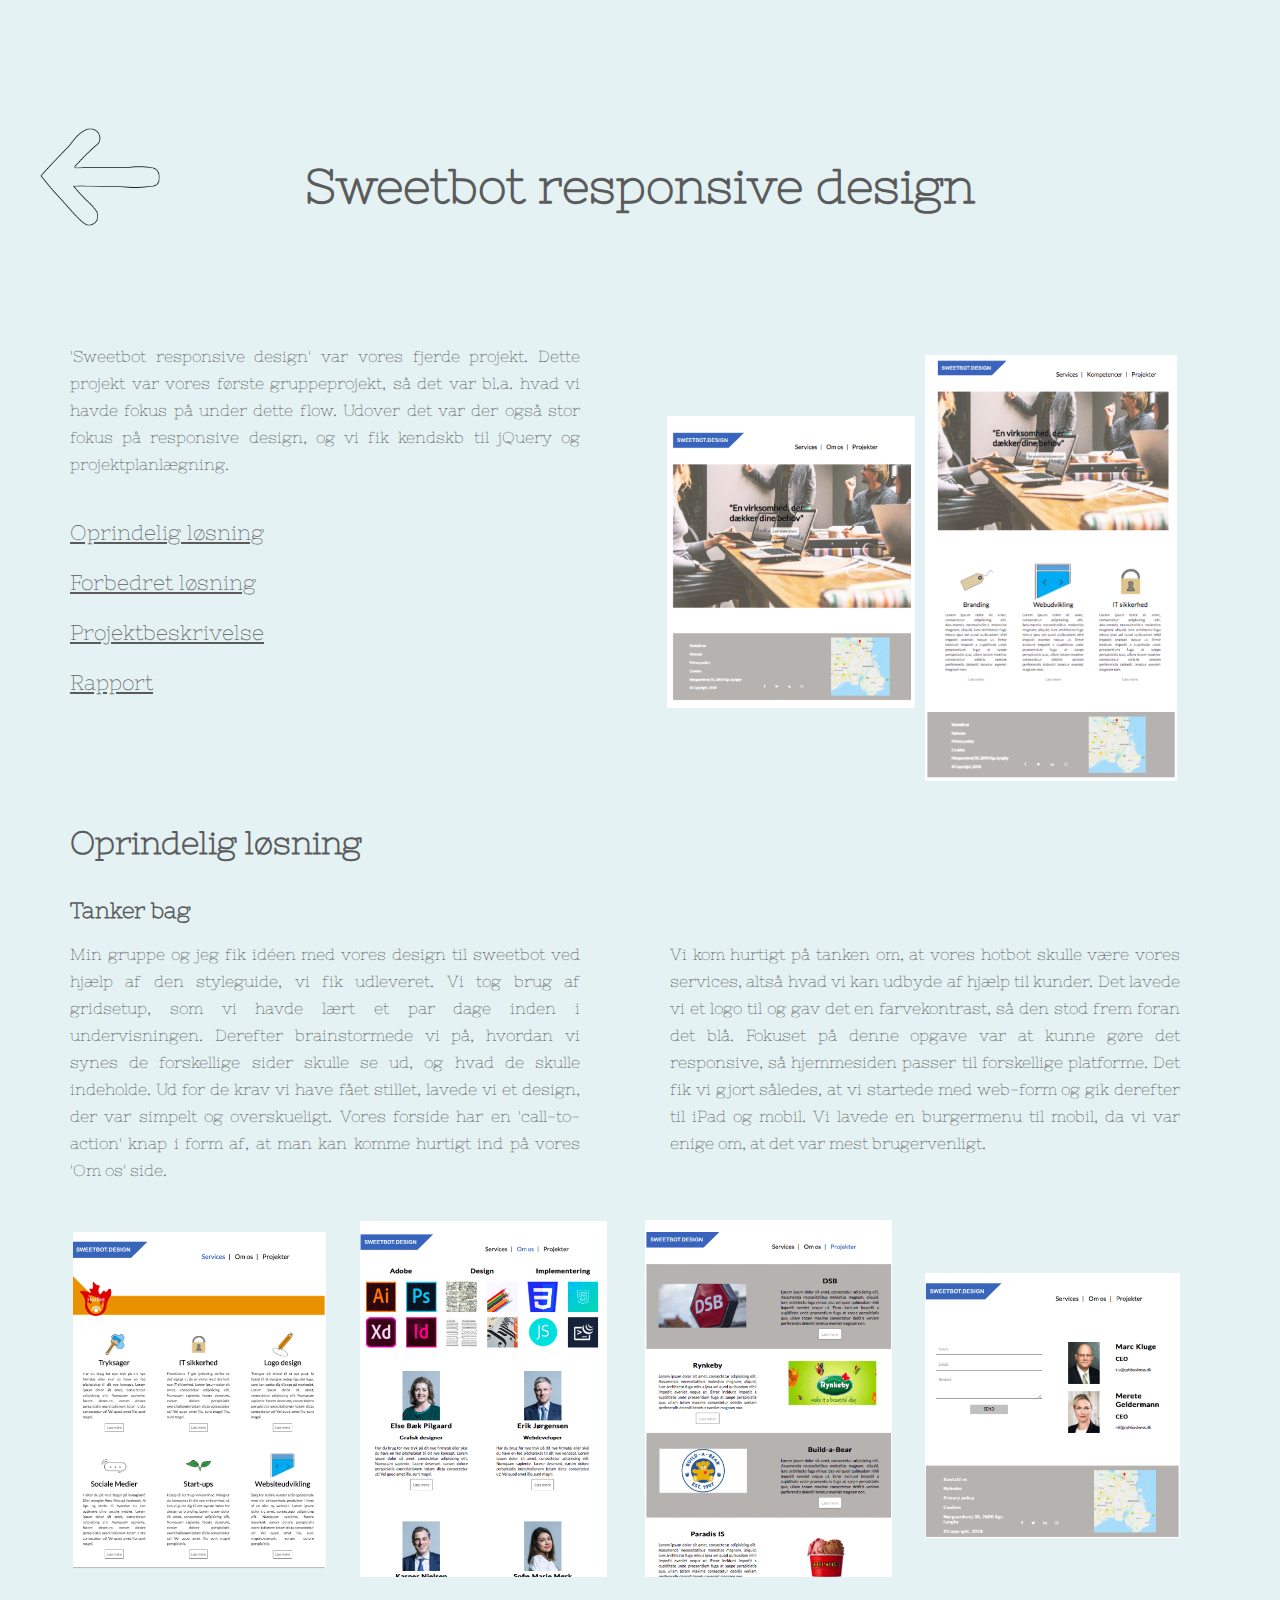
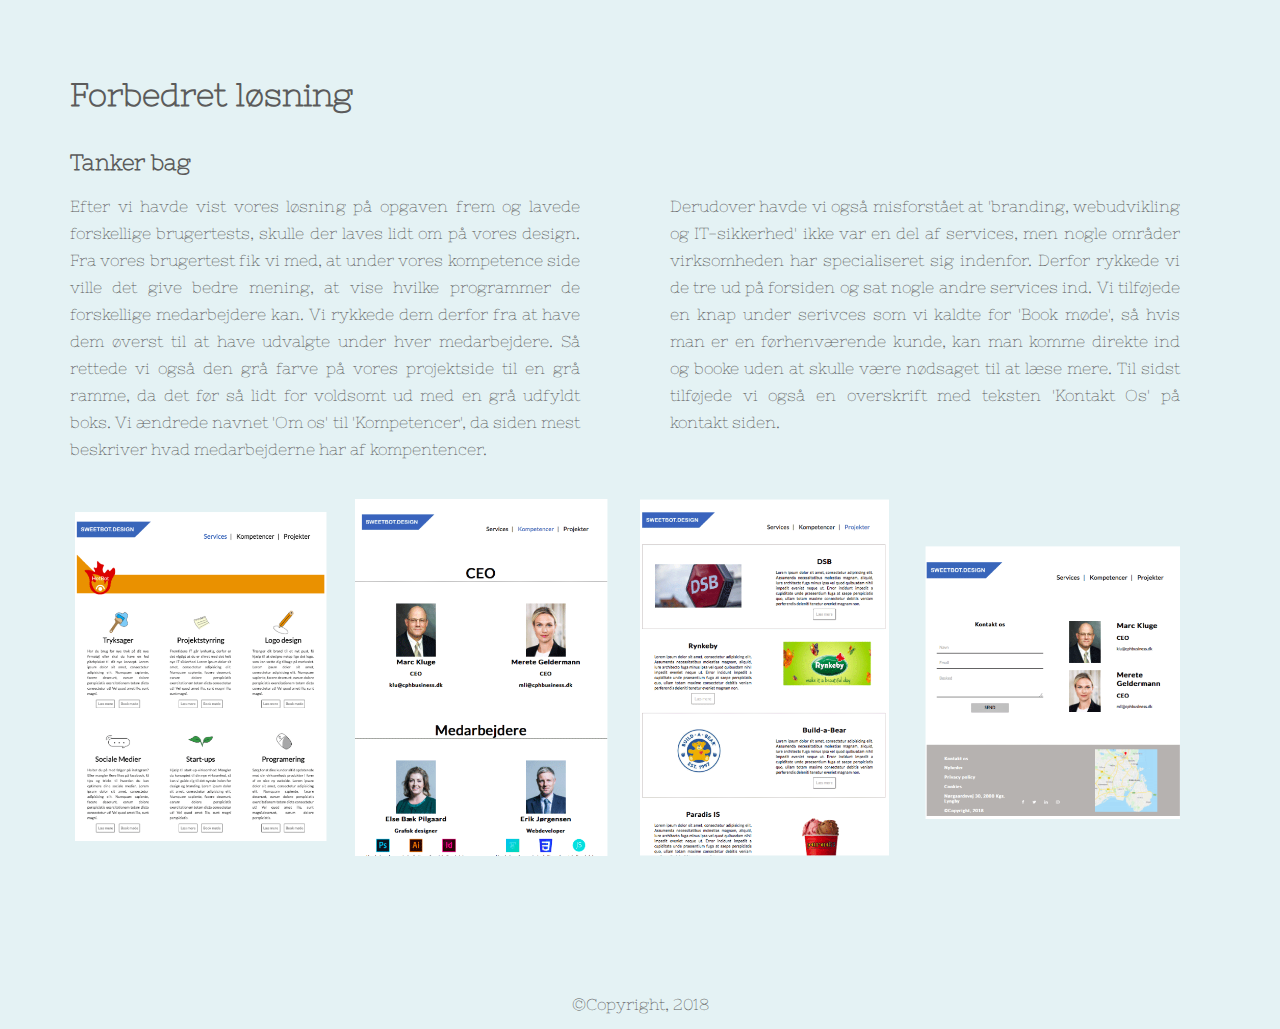
<file: pages/sweetbot2.html>
<!doctype html>
<html lang="da">
<head>
<meta charset="UTF-8">
<meta name="viewport" content="width=device-width, initial-scale=1.0">
<!--Grid layout stylesheet-->
<link rel="stylesheet" href="../styles/gridsetup.css">
<!--Eget stylesheet-->
<link rel="stylesheet" href="../styles/stylesheet.css">
<!-- Font style -->
<link rel="stylesheet" href="https://fonts.googleapis.com/css?family=Lato">
<!-- Add icon library -->
<link rel="stylesheet" href="https://cdnjs.cloudflare.com/ajax/libs/font-awesome/4.7.0/css/font-awesome.min.css">
<title>Sweetbot</title>
</head>

<body>
<div class="container">
  <div class="grid grid-pad">
    <div class="large-1-1 medium-1-1 small-1-1">
      <div class="large-1-1 medium-1-1 small-1-1">
        <div class="pilop"><a href="sweetbot2.html"><img src="../images1/1x/pilop2.png" alt="pilop"></a></div>
      </div>
      <div class="large-1-1 medium-1-1 small-1-1 sweetoverskrift"> <a href="../index.html"><img src="../images1/1x/tilbage.png" alt="tilbagepil"></a>
        <h1>Sweetbot responsive design</h1>
      </div>
      <div class="large-1-1 medium-1-1 small-1-1">
        <div class="large-1-2 medium-1-2 small-1-1 sweetrakke1">
          <p>'Sweetbot responsive design' var vores fjerde projekt. Dette projekt var vores første gruppeprojekt, så det var bl.a. hvad vi havde fokus på under dette flow. Udover det var der også stor fokus på responsive design, og vi fik kendskb til jQuery og projektplanlægning. </p>
          <br>
          <a href="http://julieblicher.dk/sweetbot-version-one/" target="_blank">
          <p>Oprindelig løsning</p>
          </a> <a href="http://julieblicher.dk/sweetbot-version-two/" target="_blank">
          <p>Forbedret løsning</p>
          </a> <a href="../documents/projektbeskrivelse-flow4.pdf" target="_blank">
          <p>Projektbeskrivelse</p>
          </a> <a href="../documents/rapport-flow4.pdf" target="_blank">
          <p>Rapport</p>
          </a> </div>
        <div class="large-1-2 medium-1-2 small-1-1 sweetrakke1"> 
			<div class="large-1-2 medium-1-2 small-1-1 ver1"><img src="../images/flow4-ver1.png" alt="ver1"> </div>
			<div class="large-1-2 medium-1-2 small-1-1 ver2"><img src="../images/flow4-ver2.png" alt="ver2"> </div>
		</div>
        <div class="large-1-1 medium-1-1 small-1-1 sweetrakke2">
          <h1>Oprindelig løsning</h1>
        </div>
        <div class="large-1-1 medium-1-1 small-1-1 sweetrakke3">
          <h3>Tanker bag</h3>
          <div class="large-1-2 medium-1-2 small-1-1 sweetrakke3">
            <div class="ide">
              <p>Min gruppe og jeg fik idéen med vores design til sweetbot ved hjælp af den styleguide, vi fik udleveret. Vi tog brug af gridsetup, som vi havde lært et par dage inden i undervisningen. Derefter brainstormede vi på, hvordan vi synes de forskellige sider skulle se ud, og hvad de skulle indeholde. Ud for de krav vi have fået stillet, lavede vi et design, der var simpelt og overskueligt. Vores forside har en 'call-to-action' knap i form af, at man kan komme hurtigt ind på vores 'Om os' side. </p>
            </div>
          </div>
          <div class="large-1-2 medium-1-2 small-1-1 sweetrakke3">
            <div class="tekst">
              <p>Vi kom hurtigt på tanken om, at vores hotbot skulle være vores services, altså hvad vi kan udbyde af hjælp til kunder. Det lavede vi et logo til og gav det en farvekontrast, så den stod frem foran det blå. Fokuset på denne opgave var at kunne gøre det responsive, så hjemmesiden passer til forskellige platforme. Det fik vi gjort således, at vi startede med web-form og gik derefter til iPad og mobil. Vi lavede en burgermenu til mobil, da vi var enige om, at det var mest brugervenligt. </p>
            </div>
          </div>
        </div>
        <div class="large-1-1 medium-1-1 hide-on-small sweetrakke4">
          <div class="large-1-4 medium-1-4 en"> <img src="../images/sweet-old1.png" alt="old1"> </div>
          <div class="large-1-4 medium-1-4 to"> <img src="../images/sweet-old2.png" alt="old2"> </div>
          <div class="large-1-4 medium-1-4 tre"> <img src="../images/sweet-old3.png" alt="old3"> </div>
          <div class="large-1-4 medium-1-4 fire"> <img src="../images/sweet-new3.png" alt="old4"> </div>
        </div>
        <div class="large-1-1 medium-1-1 small-1-1 sweetrakke5">
          <h1>Forbedret løsning</h1>
        </div>
        <div class="large-1-1 medium-1-1 small-1-1 sweetrakke6">
          <h3>Tanker bag</h3>
          <div class="large-1-2 medium-1-2 small-1-1 sweetrakke6">
            <div class="ide">
              <p>Efter vi havde vist vores løsning på opgaven frem og lavede forskellige brugertests, skulle der laves lidt om på vores design. Fra vores brugertest fik vi med, at under vores kompetence side ville det give bedre mening, at vise hvilke programmer de forskellige medarbejdere kan. Vi rykkede dem derfor fra at have dem øverst til at have udvalgte under hver medarbejdere. Så rettede vi også den grå farve på vores projektside til en grå ramme, da det før så lidt for voldsomt ud med en grå udfyldt boks. Vi ændrede navnet 'Om os' til 'Kompetencer', da siden mest beskriver hvad medarbejderne har af kompentencer. </p>
            </div>
          </div>
          <div class="large-1-2 medium-1-2 small-1-1 sweetrakke6">
            <div class="tekst">
              <p>Derudover havde vi også misforstået at 'branding, webudvikling og IT-sikkerhed' ikke var en del af services, men nogle områder virksomheden har specialiseret sig indenfor. Derfor rykkede vi de tre ud på forsiden og sat nogle andre services ind. Vi tilføjede en knap under serivces som vi kaldte for 'Book møde', så hvis man er en førhenværende kunde, kan man komme direkte ind og booke uden at skulle være nødsaget til at læse mere. Til sidst tilføjede vi også en overskrift med teksten 'Kontakt Os' på kontakt siden. </p>
            </div>
          </div>
        </div>
        <div class="large-1-1 medium-1-1 hide-on-small sweetrakke7">
          <div class="large-1-4 medium-1-4 fem"> <img src="../images/sweet-new4.png" alt="new1"> </div>
          <div class="large-1-4 medium-1-4 seks"> <img src="../images/sweet-new1.png" alt="new2"> </div>
          <div class="large-1-4 medium-1-4 syv"> <img src="../images/sweet-new2.png" alt="new3"> </div>
          <div class="large-1-4 medium-1-4 otte"> <img src="../images/sweet-old4.png" alt="new4"> </div>
        </div>
      </div>
    </div>
  </div>
</div>
<div class="large-1-1 medium-1-1 small-1-1 footer">
  <p>&copy;Copyright, 2018</p>
</div>
</body>
</html>
</file>
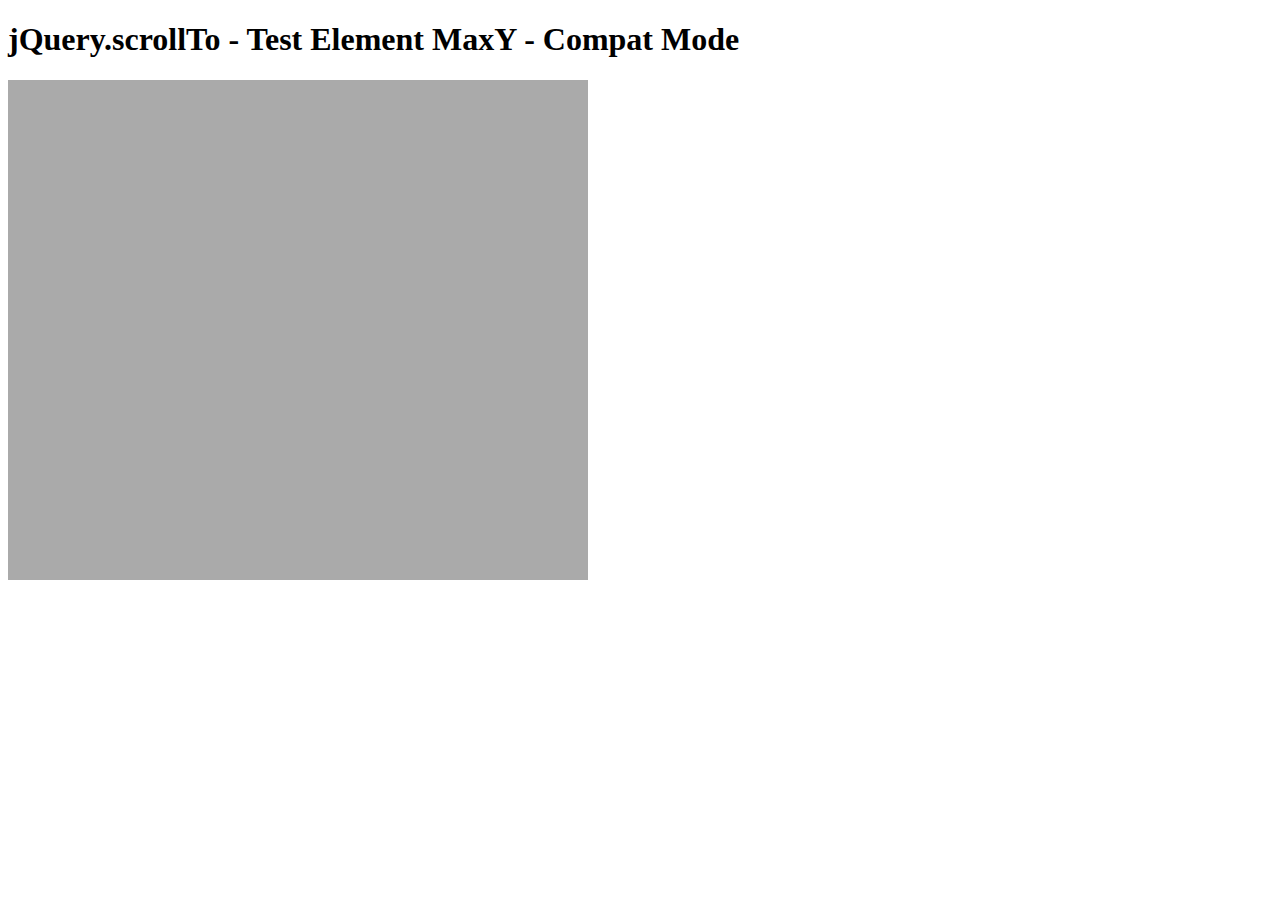
<file: jquery.scrollTo-master/tests/ElemMaxY-compat.html>
<!DOCTYPE html PUBLIC "-//W3C//DTD XHTML 1.0 Transitional//EN" "http://www.w3.org/TR/xhtml1/DTD/xhtml1-transitional.dtd">
<html xmlns="http://www.w3.org/1999/xhtml">
<head>
	<meta http-equiv="Content-Type" content="text/html; charset=iso-8859-1" />
	<title>jQuery.scrollTo - Test Element MaxY - Compat Mode</title>
	<script type="text/javascript" src="https://code.jquery.com/jquery-1.11.0.js"></script>
	<script type="text/javascript" src="../jquery.scrollTo.js"></script>
	<script type="text/javascript" src="test.js"></script>
</head>
<body>
	<h1>jQuery.scrollTo - Test Element MaxY - Compat Mode</h1>
	
	<div id="viewport" style="width:600px;height:500px;overflow: auto">
		<div id="ua" style="height:1500px; width:500px; padding:0 40px; background-color:#AAA">
			&nbsp;
		</div>
	</div>
	<script type="text/javascript">
		$('#viewport').test();
	</script>
</html>
</file>
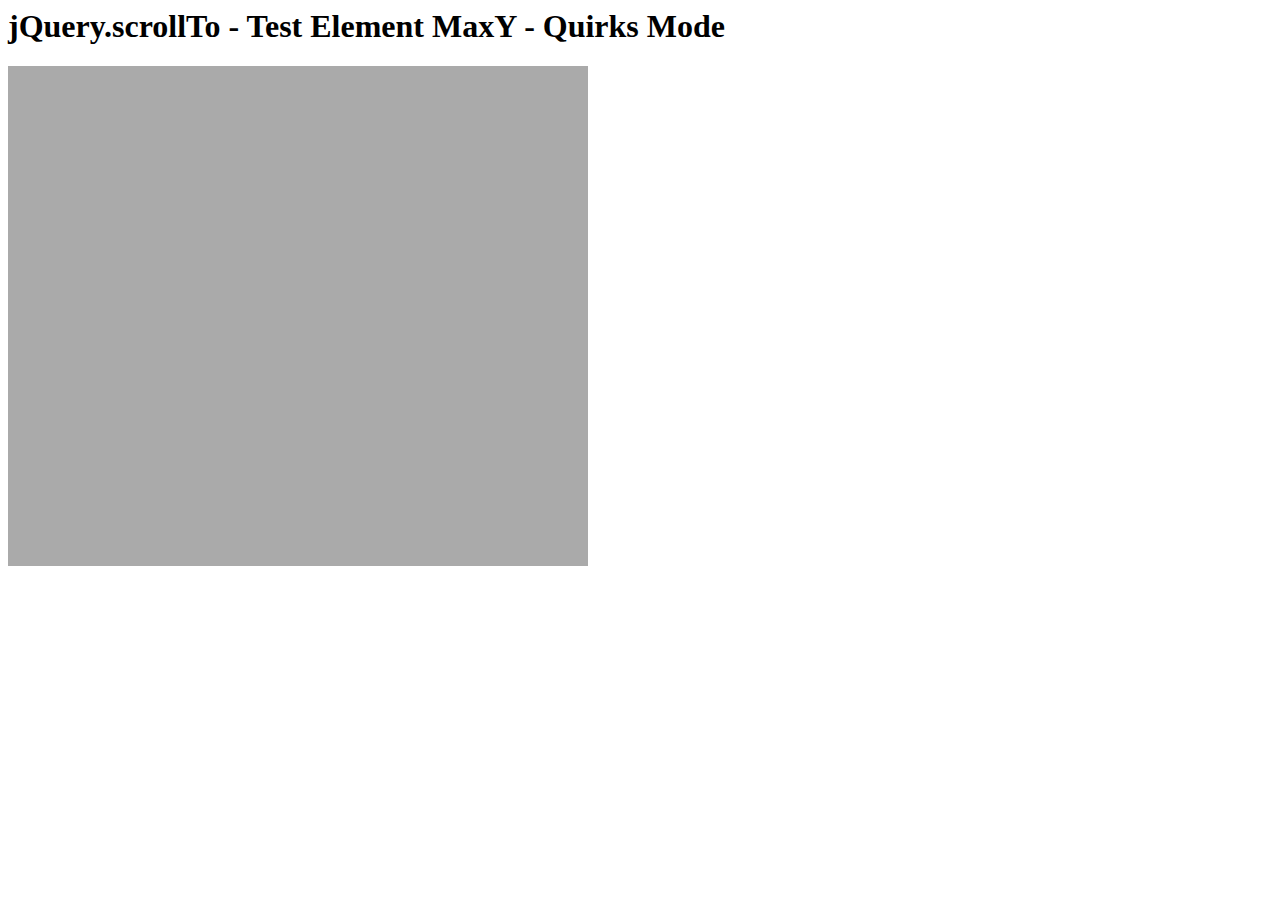
<file: jquery.scrollTo-master/tests/ElemMaxY-quirks.html>
<html>
<head>
	<meta http-equiv="Content-Type" content="text/html; charset=iso-8859-1" />
	<title>jQuery.scrollTo - Test Element MaxY - Quirks Mode</title>
	<script type="text/javascript" src="https://code.jquery.com/jquery-1.11.0.js"></script>
	<script type="text/javascript" src="../jquery.scrollTo.js"></script>
	<script type="text/javascript" src="test.js"></script>
</head>
<body>
	<h1>jQuery.scrollTo - Test Element MaxY - Quirks Mode</h1>
	
	<div id="viewport" style="width:600px;height:500px;overflow: auto">
		<div id="ua" style="height:1500px; width:500px; padding:0 40px; background-color:#AAA">
			&nbsp;
		</div>
	</div>
	<script type="text/javascript">
		$('#viewport').test();
	</script>
</html>
</file>
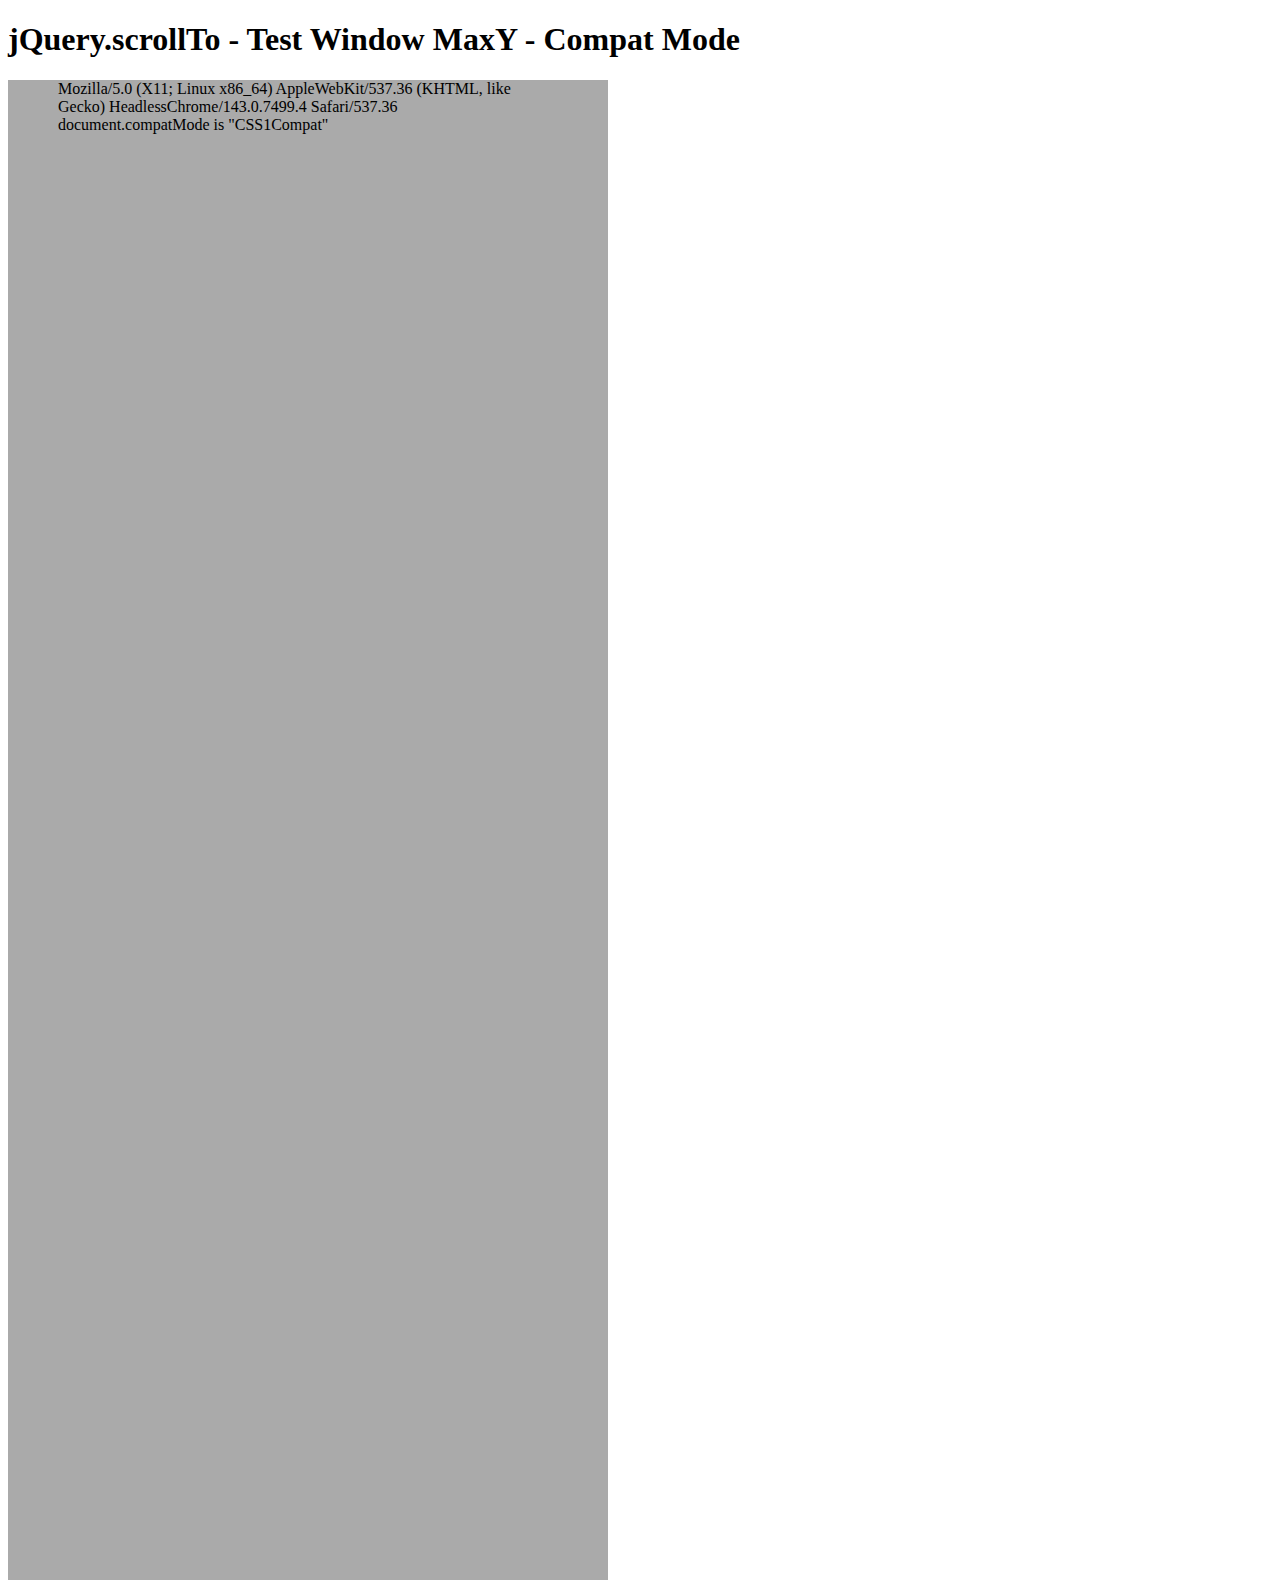
<file: jquery.scrollTo-master/tests/WinMaxY-compat.html>
<!DOCTYPE html PUBLIC "-//W3C//DTD XHTML 1.0 Transitional//EN" "http://www.w3.org/TR/xhtml1/DTD/xhtml1-transitional.dtd">
<html xmlns="http://www.w3.org/1999/xhtml">
<head>
	<meta http-equiv="Content-Type" content="text/html; charset=iso-8859-1" />
	<title>jQuery.scrollTo - Test Window MaxY - Compat Mode</title>
	<script type="text/javascript" src="https://code.jquery.com/jquery-1.11.0.js"></script>
	<script type="text/javascript" src="../jquery.scrollTo.js"></script>
	<script type="text/javascript" src="test.js"></script>
</head>
<body>
	<h1>jQuery.scrollTo - Test Window MaxY - Compat Mode</h1>
	
	<div id="ua" style="height:1500px; width:500px; padding:0 50px; background-color:#AAA">
		&nbsp;
	</div>
	<script type="text/javascript">
		$(window).test();
	</script>
</html>
</file>
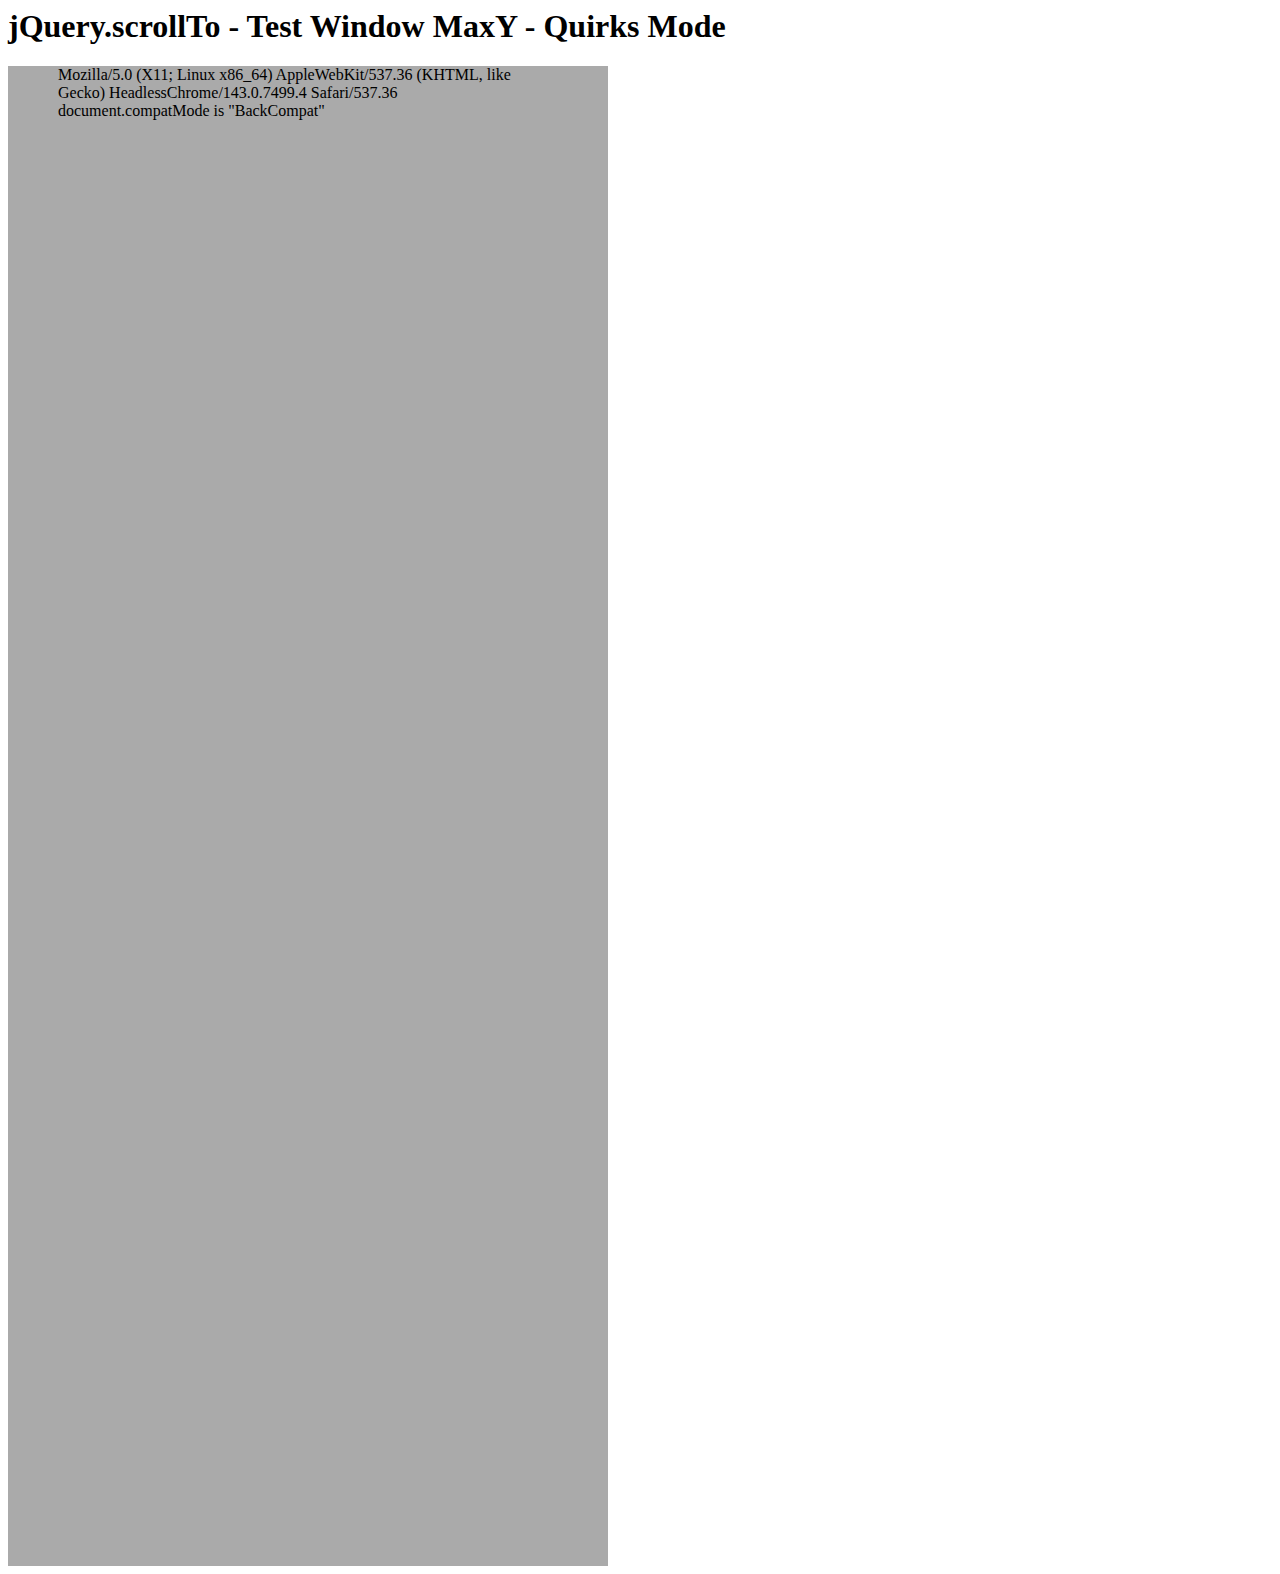
<file: jquery.scrollTo-master/tests/WinMaxY-quirks.html>
<html>
<head>
	<meta http-equiv="Content-Type" content="text/html; charset=iso-8859-1" />
	<title>jQuery.scrollTo - Test Window MaxY - Quirks Mode</title>
	<script type="text/javascript" src="https://code.jquery.com/jquery-1.11.0.js"></script>
	<script type="text/javascript" src="../jquery.scrollTo.js"></script>
	<script type="text/javascript" src="test.js"></script>
</head>
<body>
	<h1>jQuery.scrollTo - Test Window MaxY - Quirks Mode</h1>

	<div id="ua" style="height:1500px; width:500px; padding:0 50px; background-color:#AAA">
		&nbsp;
	</div>
	<script type="text/javascript">
		$(window).test();
	</script>
</html>
</file>
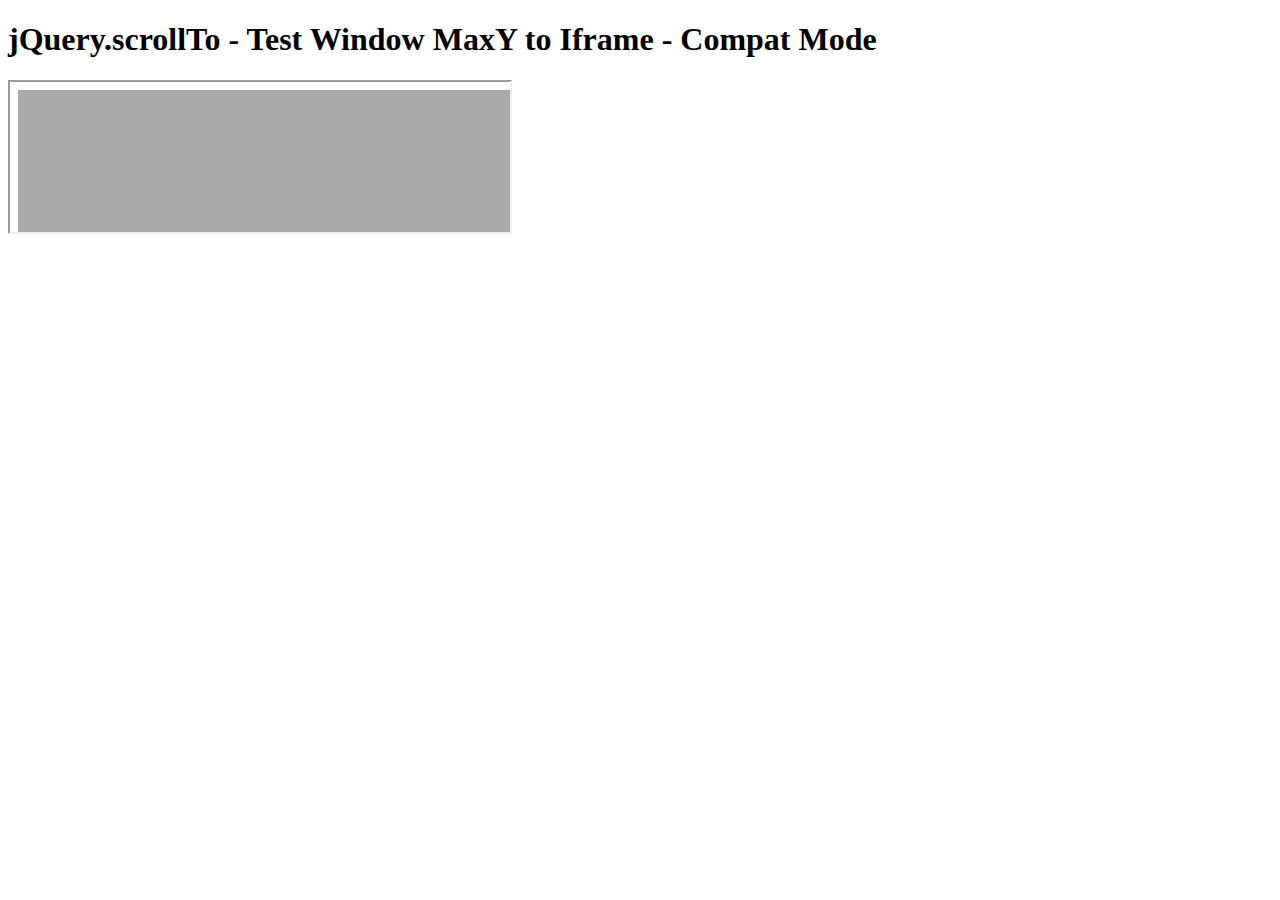
<file: jquery.scrollTo-master/tests/WinMaxY-to-iframe-compat.html>
<!DOCTYPE html PUBLIC "-//W3C//DTD XHTML 1.0 Transitional//EN" "http://www.w3.org/TR/xhtml1/DTD/xhtml1-transitional.dtd">
<html xmlns="http://www.w3.org/1999/xhtml">
<head>
	<meta http-equiv="Content-Type" content="text/html; charset=iso-8859-1" />
	<title>jQuery.scrollTo - Test Window MaxY to Iframe - Compat Mode</title>
	<script type="text/javascript" src="https://code.jquery.com/jquery-1.11.0.js"></script>
	<script type="text/javascript" src="../jquery.scrollTo.js"></script>
	<script type="text/javascript" src="test.js"></script>
</head>
<body>
	<h1>jQuery.scrollTo - Test Window MaxY to Iframe - Compat Mode</h1>

	<iframe src="WinMaxY-compat.html?notest"  style="width:500px" /></iframe>
	
	<script type="text/javascript">
		setTimeout(function(){
			$('iframe').test();
		}, 1500 );
	</script>
</html>
</file>
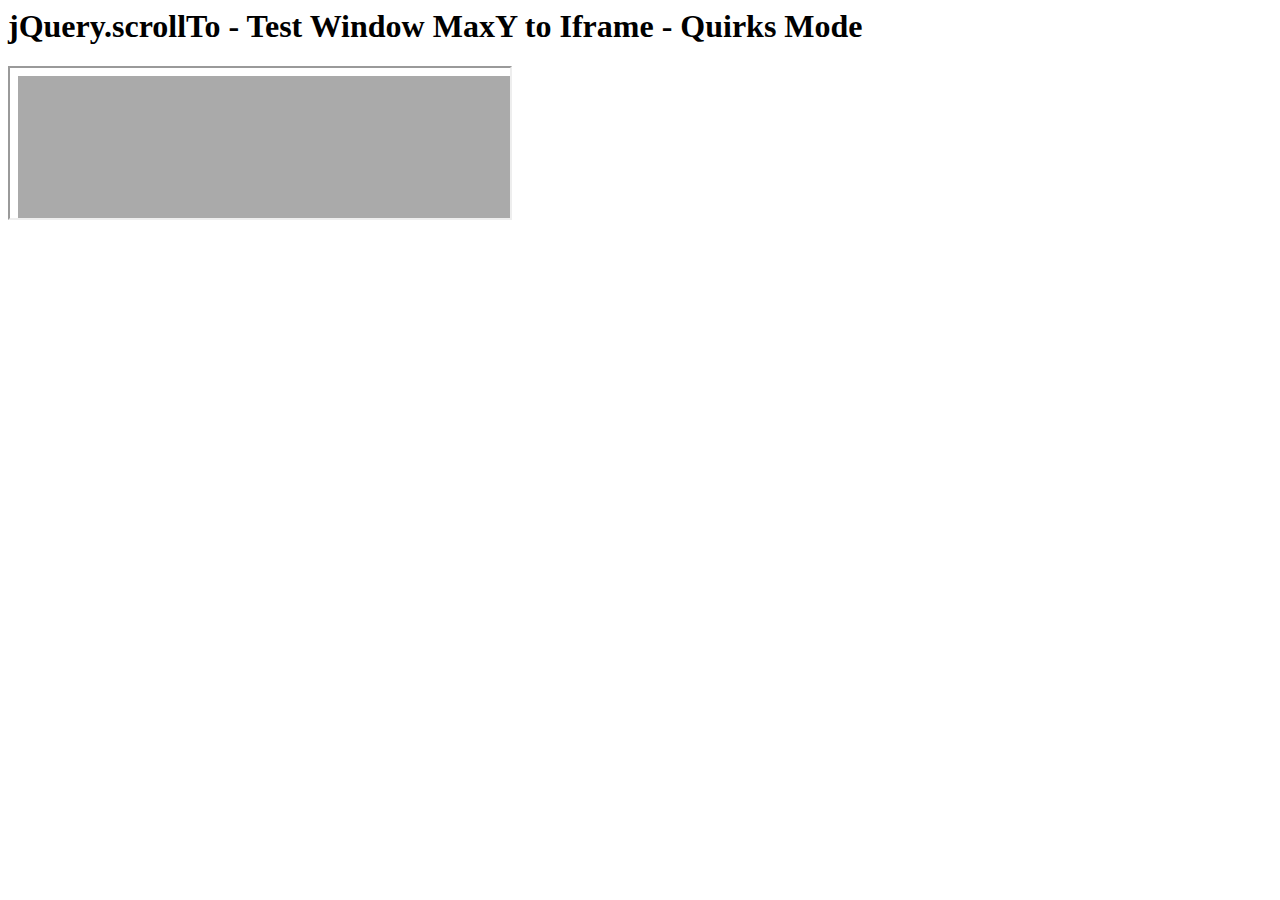
<file: jquery.scrollTo-master/tests/WinMaxY-to-iframe-quirks.html>
<html>
<head>
	<meta http-equiv="Content-Type" content="text/html; charset=iso-8859-1" />
	<title>jQuery.scrollTo - Test Window MaxY to Iframe - Quirks Mode</title>
	<script type="text/javascript" src="https://code.jquery.com/jquery-1.11.0.js"></script>
	<script type="text/javascript" src="../jquery.scrollTo.js"></script>
	<script type="text/javascript" src="test.js"></script>
</head>
<body>
	<h1>jQuery.scrollTo - Test Window MaxY to Iframe - Quirks Mode</h1>
	
	<iframe src="WinMaxY-quirks.html?notest" style="width:500px"></iframe>
	
	<script type="text/javascript">
		setTimeout(function(){
			$('iframe').test();
		}, 1500 );
	</script>
</html>
</file>
<file: styles/gridsetup.css>
@charset "utf-8";
/* CSS Document */


[class*='grid'],
[class*='large-'],
[class*='medium-'],
[class*='small-'],
.grid:after {
	-webkit-box-sizing: border-box;
	-moz-box-sizing: border-box;
	box-sizing: border-box;	
}

[class*='large-'] {
	float: left;
/*  	min-height: 1px;*/
	padding-right: 0px; /* column-space */
}

[class*='large-'] [class*='large-']:last-child {
	padding-right: 0;
}

.grid {
	width: 100%;
	max-width: 1200px;
	min-width: 748px; /* when using padded grid on ipad in portrait mode, width should be viewport-width - padding = (768 - 20) = 748. actually, it should be even smaller to allow for padding of grid containing element */
	margin: 0 auto;
	overflow: hidden;
}

.grid:after {
	content: "";
	display: table;
	clear: both;
}

.grid-pad {
	/*padding-top: 20px;*/
/*	padding-left: 20px; *//* grid-space to left */
/*	padding-right: 0;*/ /* grid-space to right: (grid-space-left - column-space) e.g. 20px-20px=0 */
}

.push-right {
	float: right;
}

@media screen and (min-width: 1200px){
	.container{
		max-width: 1200px;
		margin: 0 auto;
	}
}
@media screen and (min-width: 2000px){
	.forsidecontainer{
		max-width: 2000px;
		margin: 0 auto;
	}
}
/* Large layout content*/

.large-1-1 {
	width: 100%;
}
.large-2-3, .large-8-12 {
	width: 66.66%;
}

.large-1-2, .large-6-12 {
	width: 50%;
}

.large-1-3, .large-4-12 {
	width: 33.33%;
}

.large-1-4, .large-3-12 {
	width: 25%;
}

.large-1-5 {
	width: 20%;
}

.large-1-6, .large-2-12 {
	width: 16.667%;
}

.large-1-7 {
	width: 14.28%;
}

.large-1-8 {
	width: 12.5%;
}

.large-1-9 {
	width: 11.1%;
}

.large-1-10 {
	width: 10%;
}

.large-1-11 {
	width: 9.09%;
}

.large-1-12 {
	width: 8.33%
}

/* Large Layout Columns */

.large-11-12 {
	width: 91.66%
}

.large-10-12 {
	width: 83.333%;
}

.large-9-12 {
	width: 75%;
}

.large-5-12 {
	width: 41.66%;
}

.large-7-12 {
	width: 58.33%
}

.hide-on-large {
		display: none !important;
		width: 0;
		height: 0;
	}
/* Pushing blocks */

.push-2-3, .push-8-12 {
	margin-left: 66.66%;
}

.push-1-2, .push-6-12 {
	margin-left: 50%;
}

.push-1-3, .push-4-12 {
	margin-left: 33.33%;
}

.push-1-4, .push-3-12 {
	margin-left: 25%;
}

.push-1-5 {
	margin-left: 20%;
}

.push-1-6, .push-2-12 {
	margin-left: 16.667%;
}

.push-1-7 {
	margin-left: 14.28%;
}

.push-1-8 {
	margin-left: 12.5%;
}

.push-1-9 {
	margin-left: 11.1%;
}

.push-1-10 {
	margin-left: 10%;
}

.push-1-11 {
	margin-left: 9.09%;
}

.push-1-12 {
	margin-left: 8.33%
}

@media handheld, only screen and (max-width: 768px) {
	.grid {
		width: 100%;
		min-width: 0;
		margin-left: 0;
		margin-right: 0;
		padding-left: 20px; /* grid-space to left */
		padding-right: 10px; /* grid-space to right: (grid-space-left - column-space) e.g. 20px-10px=10px */
	}

	[class*='large-'] {
		width: auto;
		float: none;
		margin: 10px 0;
		padding-left: 0;
		padding-right: 10px; /* column-space */
	}

	[class*='large-'] [class*='large-'] {
		padding-right: 0;
	}

	/* Medium Layout */

	[class*='medium-'] {
		float: left;
		margin: 0 0 10px;
		padding-left: 0;
		padding-right: 10px; /* column-space */
		padding-bottom: 0;
	}

	.medium-1-1 {
		width: 100%;
	}
	.medium-2-3, .medium-8-12 {
		width: 66.66%;
	}

	.medium-1-2, .medium-6-12 {
		width: 50%;
	}

	.medium-1-3, .medium-4-12 {
		width: 33.33%;
	}

	.medium-1-4, .medium-3-12 {
		width: 25%;
	}

	.medium-1-5 {
		width: 20%;
	}

	.medium-1-6, .medium-2-12 {
		width: 16.667%;
	}

	.medium-1-7 {
		width: 14.28%;
	}

	.medium-1-8 {
		width: 12.5%;
	}

	.medium-1-9 {
		width: 11.1%;
	}

	.medium-1-10 {
		width: 10%;
	}

	.medium-1-11 {
		width: 9.09%;
	}

	.medium-1-12 {
		width: 8.33%
	}

	/* medium Layout Columns */

	.medium-11-12 {
		width: 91.66%
	}

	.medium-10-12 {
		width: 83.333%;
	}

	.medium-9-12 {
		width: 75%;
	}

	.medium-5-12 {
		width: 41.66%;
	}

	.medium-7-12 {
		width: 58.33%
	}

	.hide-on-medium {
		display: none !important;
		width: 0;
		height: 0;
	}
}

@media handheld, only screen and (max-width: 375px) {
	.grid {
		width: 100%;
		min-width: 0;
		margin-left: 0;
		margin-right: 0;
		padding-left: 20px; /* grid-space to left */
		padding-right: 10px; /* grid-space to right: (grid-space-left - column-space) e.g. 20px-10px=10px */
	}

	[class*='medium-'] {
		width: auto;
		float: none;
		margin: 10px 0;
		padding-left: 0;
		padding-right: 10px; /* column-space */
	}

	[class*='medium-'] [class*='medium-'] {
		padding-right: 0;
	}

	/* Small Layout */

	[class*='small-'] {
		float: left;
		margin: 0 0 10px;
		padding-left: 0;
		padding-right: 10px; /* column-space */
		padding-bottom: 0;
	}

	.small-1-1 {
		width: 100%;
	}
	.small-2-3, .small-8-12 {
		width: 66.66%;
	}

	.small-1-2, .small-6-12 {
		width: 50%;
	}

	.small-1-3, .small-4-12 {
		width: 33.33%;
	}

	.small-1-4, .small-3-12 {
		width: 25%;
	}

	.small-1-5 {
		width: 20%;
	}

	.small-1-6, .small-2-12 {
		width: 16.667%;
	}

	.small-1-7 {
		width: 14.28%;
	}

	.small-1-8 {
		width: 12.5%;
	}

	.small-1-9 {
		width: 11.1%;
	}

	.small-1-10 {
		width: 10%;
	}

	.small-1-11 {
		width: 9.09%;
	}

	.small-1-12 {
		width: 8.33%
	}

	/* small Layout Columns */

	.small-11-12 {
		width: 91.66%
	}

	.small-10-12 {
		width: 83.333%;
	}

	.small-9-12 {
		width: 75%;
	}

	.small-5-12 {
		width: 41.66%;
	}

	.small-7-12 {
		width: 58.33%
	}

	.hide-on-small {
		display: none !important;
		width: 0;
		height: 0;
	}
}
</file>
<file: styles/stylesheet.css>
@charset "UTF-8";
/* CSS Document */
@import url('https://fonts.googleapis.com/css?family=Nixie+One');
body {
	background: #E4F2F4;
	font-family: 'Nixie One', cursive;
	color: #5B5B5B;
	overflow-x: hidden;
}
section {
	height: 100vh;
	padding-top: 50px;
	display: block;
}
/*forside style*/
#forside {
	background: #A7D6DE;
}
.overskrift {
	color: white;
	text-align: center;
	font-size: 2.5em;
	position: absolute;
	top: 150px;
}
.forsidebillede figure {
	position: absolute;
	left: 150px;
	top: -60px;
}
h1 {
	margin-top: 10%;
	font-size: 2em;
}
/*projekt style*/
.projektcontainer h2 {
	font-size: 2.3em; 
	margin: 8% 0 15% 20%;
}
.projektcontainer {
	border-bottom: 5px solid #A7D6DE;
}
.flow1 {
	border: 2px solid #5B5B5B;
	border-radius: 3px;
	width: 320px;
	height: 180px;
	margin: -30px 10px 10px 270px;
}
.flow1 img {
	width: 100%;
	height: auto;
	margin-top: -65px;
}
.flow1 a {
	text-decoration: none;
	color: #5B5B5B;
}
.flow1 p {
	margin-top: -30px;
	font-size: 1.1em;
}
.flow2 {
	width: 320px;
	height: 180px;
	margin: 10px;
	margin-left: 270px;
}
.flow2 img {
	width: 100%;
	height: auto;
	margin-top: -10px;
}
.flow2 a {
	text-decoration: none;
	color: #5B5B5B;
}
.flow2 p {
	font-size: 1.1em;
}
.flow5 {
	width: 330px;
	height: 180px;
	margin: 20px 10px 50px 270px;
}
.flow5 img {
	width: 90%;
	height: auto;
	margin-top: -20px;
	margin-left: 15px;
}
.flow5 a {
	text-decoration: none;
	color: #5B5B5B;
}
.flow5 p {
	font-size: 1.1em;
	margin-top: 60px;
}
.flow3 {
	background: #A7D6DE;
	width: 210px;
	height:285px;
	margin: -30px 10px 10px 40px;
	border-radius: 3px;
}
.flow3 img {
	width:90%;
	height: auto;
	margin-left: 10px;
	margin-top: 15px;
}
.flow3 a {
	text-decoration: none;
	color: #5B5B5B;
}
.flow3 p {
	margin-top: -30px;
	font-size: 1.1em;
}
.flow4 {
	border: 2px solid #5B5B5B;
	border-radius: 3px;
	width: 210px;
	height:285px;
	margin: 80px 10px 50px 40px;
}
.flow4 img {
	width: 100%;
	height: auto;
	margin-top: 23px;
}
.flow4 a {
	text-decoration: none;
	color: #5B5B5B;
}
.flow4 p {
	font-size: 1.1em;
	margin-top: -60px;
}

.flow1 a:hover {
	opacity: 0.8;
	cursor: pointer;
	
}
.flow1:hover {
	transform: scale(1.1);
}
.flow2 a:hover {
	opacity: 0.8;
	cursor: pointer;
}
.flow2:hover {
	transform: scale(1.1);
}
.flow5 a:hover {
	opacity: 0.8;
	cursor: pointer;
}
.flow5:hover {
	transform: scale(1.1);
}
.flow3 a:hover {
	opacity: 0.8;
	cursor: pointer;
}
.flow3:hover {
	transform: scale(1.1);
}
.flow4 a:hover {
	opacity: 0.8;
	cursor: pointer;
}
.flow4:hover {
	transform: scale(1.1);
}
/*omkring style*/
.omkringcontainer h2 {
	font-size: 2.3em; 
	margin-left: 20%;
}
.fritid {
	width: 90%;
	background: #A7D6DE;
	padding: 4%;
	margin: 4%;
	line-height: 27px;
	text-align: justify;
	margin-left: 170px;
}
.uddannelse {
	width: 85%;
	background: #A7D6DE;
	padding: 2%;
	margin: 4%;
	line-height: 25px;
	margin-left: 200px;
	margin-top: 80px;
}
h3 {
	font-size: 1.4em;
}
.omkringbillede figure {
	position: absolute;
	margin-top: -400px;
	left: 750px;
	z-index: -1;
	opacity: 0.5;
}
/*kontakt style */
.kontaktcontainer h2 {
	font-size: 2.3em; 
	margin-left: 20%;
}
.kontaktcontainer {
	border-top: 5px solid #A7D6DE;
}

.kontaktbox {
	margin-top: 2%;
}

.form-control {
	width: 80%;
	height: auto;
	margin: 2%;
	padding: 2%;
	border: none;
	font-family: 'Nixie One', cursive;
	font-size: 1.2em;
	border-radius: 4px;
	color: #5B5B5B;
	background: white;
}
.ramme {
	width: 40%;
	background: #A7D6DE;
	position: relative;
	left: 100px;
	padding-top: 10px;
	padding-bottom: 30px;
	text-align: center;
}
.ramme img {
	width: 35%;
	margin-bottom: -30px;
}
.submit {
	width: 50%;
	border-radius: 4px;
}
.submit:hover {
	background:#5B5B5B;
	color: white;
	cursor: pointer;
}
.kontaktbox figure {
	width: 80%;
	height: auto;
	position: relative;
	right: 110px;
	top: 75px;
	z-index: -1;
	opacity: 0.5;
}
.kontaktoplysninger {
	width: 25%;
	background: #A7D6DE;
	padding: 2%;
	line-height: 27px;
	position: relative;
	right: 250px;
	top: 50px;
}
.kontaktoplysninger h4 {
	font-size: 1.4em;
}
.fa {
	color: #5B5B5B;
	padding: 4%;
}
li {
	list-style: none;
}
/*logo + burgermenu style +pil*/
.pilop img {
	width: 40%;
}
.pilop {
	position: fixed;
	left: 1350px;
	top: 760px;
}
#forside .logo {
	width: 35%;
	height: auto;
	margin-left: 22%;
	margin-top: -5%;
}
.logo {
	width: 40%;
	height: auto;
	margin-top: -5%;
}
#forside .menuToggle {
	display: block;
	position: absolute;
	top: 215px;
	left: 85%;
	z-index: 1;
	-webkit-user-select: none;
	user-select: none;
}
.menuToggle {
	display: block;
	position: relative;
	top: 100px;
	left: 700px;
	z-index: 1;
	-webkit-user-select: none;
	user-select: none;
}
.menuToggle input {
	display: block;
	width: 40px;
	height: 32px;
	position: absolute;
	top: -7px;
	left: -5px;
	cursor: pointer;
	opacity: 0;
	z-index: 2;
	-webkit-touch-callout: none;
}
.menuToggle span {
	display: block;
	width: 33px;
	height: 4px;
	margin-bottom: 5px;
	position: relative;
	background: #5B5B5B;
	border-radius: 3px;
	z-index: 1;
	transform-origin: 4px 0px;
	transition: transform 0.5s cubic-bezier(0.77, 0.2, 0.05, 1.0),  background 0.5s cubic-bezier(0.77, 0.2, 0.05, 1.0),  opacity 0.55s ease;
}
.menuToggle span:first-child {
	transform-origin: 0% 0%;
}
.menuToggle span:nth-last-child(2) {
	transform-origin: 0% 100%;
}
.menuToggle input:checked ~ span {
	opacity: 1;
	transform: rotate(45deg) translate(-2px, -1px);
	background: #5B5B5B;
}
.menuToggle input:checked ~ span:nth-last-child(3) {
	opacity: 0;
	transform: rotate(0deg) scale(0.2, 0.2);
}
.menuToggle input:checked ~ span:nth-last-child(2) {
	transform: rotate(-45deg) translate(0, -1px);
}
.menu {
	position: absolute;
	width: 250px;
	margin: -100px 0 0 -50px;
	padding: 50px;
	padding-top: 120px;
	background: #E4F2F4;
	list-style-type: none;
	-webkit-font-smoothing: antialiased;
	transform-origin: 0% 0%;
	transform: translate(130%, 0);
	transition: transform 0.5s cubic-bezier(0, 0, 0.05, 1.0)
}
.menu li {
	padding: 25px 10px;
	margin-left: 20px;
	font-size: 22px;
}
.menu2 {
	position: absolute;
	width: 250px;
	margin: -100px 0 0 -50px;
	padding: 50px;
	padding-top: 120px;
	background: #A7D6DE;
	list-style-type: none;
	-webkit-font-smoothing: antialiased;
	transform-origin: 0% 0%;
	transform: translate(130%, 0);
	transition: transform 0.5s cubic-bezier(0, 0, 0.05, 1.0);
}
.menu2 li {
	padding: 25px 10px;
	margin-left: 20px;
	font-size: 22px;
}
ul a {
	text-decoration: none;
	color: #5B5B5B;
	font-weight: 600;
}
.menu a:hover {
	color: #A7D6DE;
}
.menu2 a:hover {
	color: #E4F2F4;
}
.menuToggle input:checked ~ ul {
	transform: translateX(-200px);
}


/*footer*/
.footer p {
	text-align: center;
}
/*Drøm dit portfolio style*/
.dromoverskrift h1 {
	text-align: center;
	position: relative;
	top: -190px;
	font-size: 3em;
	margin-bottom: -5%;
	color: #5B5B5B;
}
.dromoverskrift img {
	width: 10%;
	height: auto;
	margin-top: 10%;
}
.dromrakke1 p {
	line-height: 27px;
	margin: 2% 10% 0 10%;
	text-align: justify;
}
.dromrakke1 img {
	width: 90%;
	height: auto;
	margin-top: 3%;
}
.dromrakke1 a {
	font-size: 1.3em;
	color: #5B5B5B;
	margin-top: 5%;
}
.dromrakke2 img {
	width: 85%;
	height: auto;
	margin-top: 10%;
	margin-left: 15%;
}
.dromrakke3 img {
	width: 85%;
	height: auto;
	margin: 10% 0 0 7.5%;
}
.dromrakke4 img {
	width: 85%;
	height: auto;
	margin: 10% 0 0 0;
}
.dromrakke5 h3 {
	font-size: 1.6em;
	margin: 5% 0 0 5%;
}
.dromrakke5 .layout h4 {
	margin: 2% 10% 0 10%;
}
.dromrakke5 .farver h4 {
	margin: 2% 10% 0 0;
}
.dromrakke5 .layout p {
	margin: 2% 10% 10% 10%;
	line-height: 27px;
	text-align: justify;
}
.dromrakke5 .farver p {
	margin: 2% 10% 0 0;
	line-height: 27px;
	text-align: justify;
}
/*Byg dit portfolio style*/
.bygoverskrift h1 {
	text-align: center;
	position: relative;
	top: -190px;
	font-size: 3em;
	margin-bottom: -5%;
	color: #5B5B5B;
}
.bygoverskrift img {
	width: 10%;
	height: auto;
	margin-top: 10%;
}
.bygrakke1 p {
	line-height: 27px;
	margin: 0 10% 0 10%;
	text-align: justify;
}
.bygrakke1 img {
	width: 90%;
	height: auto;
}
.bygrakke1 a {
	font-size: 1.3em;
	color: #5B5B5B;
	margin: 2% 10% 0 10%;
}
.bygrakke2 img {
	width: 85%;
	height: auto;
	margin: 10% 0 0 15%;
	border: 1px solid #A7D6DE;
}
.bygrakke3 img {
	width: 85%;
	height: auto;
	margin: 10% 0 0 7.5%;
	border: 1px solid #A7D6DE;
}
.bygrakke4 img {
	width: 85%;
	height: auto;
	margin-top: 10%;
	border: 1px solid #A7D6DE;
}
.bygrakke5 h3 {
	font-size: 1.6em;
	margin: 5% 0 0 5%;
}
.bygrakke5 .layout h4 {
	margin:  2% 10% 0 10%;
}
.bygrakke5 .farver h4 {
	margin:  2% 10% 0 0;
}
.bygrakke5 .layout p {
	margin: 2% 10% 0 10%;
	line-height: 27px;
	text-align: justify;
}
.bygrakke5 .farver p {
	margin: 2% 10% 0 0;
	line-height: 27px;
	text-align: justify;
}
/*Byg en app style*/
.appoverskrift h1 {
	text-align: center;
	position: relative;
	top: -190px;
	font-size: 3em;
	margin-bottom: -5%;
	color: #5B5B5B;
}
.appoverskrift img {
	width: 10%;
	height: auto;
	margin-top: 10%;
}
.apprakke1 p {
	line-height: 27px;
	margin: 0 10% 0 5%;
	text-align: justify;
}
.apprakke1 .ver1 img {
	width: 85%;
	height: auto;
	margin-left: 8%;
}
.apprakke1 .ver2 img {
	width: 85%;
	height: auto;
	margin-left: -5%;
}
.apprakke1 a {
	font-size: 1.3em;
	color: #5B5B5B;
	margin: 2% 10% 0 5%;
}
.apprakke2 h1 {
	margin: 3% 0 -2% 2.5%;
}
.apprakke3 h3 {
	margin: 5% 0 0 2.5%;
}
.apprakke3 .ide p {
	margin: 2% 10% 5% 5%;
	line-height: 27px;
	text-align: justify;
}
.apprakke3 .tekst p {
	margin: 2% 10% 5% 5%;
	line-height: 27px;
	text-align: justify;
}
.apprakke4 {
	margin-bottom: 5%;
}
.apprakke4 .en img {
	width: 95%;
	height: auto;
	margin-left: 15%;
}
.apprakke4 .to img {
	width: 95%;
	height: auto;
	margin-left: 8%;
}
.apprakke4 .tre img {
	width: 95%;
	height: auto;
	margin-left: 4%;
}
.apprakke4 .fire img {
	width: 95%;
	height: auto;
	margin-left: -5%;
}
.apprakke4 .fem img {
	width: 95%;
	height: auto;
	margin-left: -10%;
}
.apprakke4 .seks img {
	width: 95%;
	height: auto;
	margin-left: -17%;
}
.apprakke4 .syv img {
	width: 95%;
	height: auto;
	margin-left: -25%;
}
.apprakke5 h1 {
	margin: 3% 0 -2% 2.5%;
}
.apprakke6 h3 {
	margin: 5% 0 0 2.5%;
}
.apprakke6 .ide p {
	margin: 2% 10% 5% 5%;
	line-height: 27px;
	text-align: justify;
}
.apprakke6 .tekst p {
	margin: 2% 10% 5% 5%;
	line-height: 27px;
	text-align: justify;
}
.apprakke7 {
	margin-bottom: 10%;
}
.apprakke7 .otte img {
	width: 95%;
	height: auto;
	margin-left: 15%;
}
.apprakke7 .ni img {
	width: 95%;
	height: auto;
	margin-left: 8%;
}
.apprakke7 .ti img {
	width: 95%;
	height: auto;
	margin-left: 4%;
}
.apprakke7 .elleve img {
	width: 95%;
	height: auto;
	margin-left: -5%;
}
.apprakke7 .tolv img {
	width: 95%;
	height: auto;
	margin-left: -10%;
}
.apprakke7 .tretten img {
	width: 95%;
	height: auto;
	margin-left: -17%;
}
.apprakke7 .fjorten img {
	width: 95%;
	height: auto;
	margin-left: -25%;
}
/*Sweetbot style*/
.sweetoverskrift h1 {
	text-align: center;
	position: relative;
	top: -190px;
	font-size: 3em;
	margin-bottom: -5%;
	color: #5B5B5B;
}
.sweetoverskrift img {
	width: 10%;
	height: auto;
	margin-top: 10%;
}
.sweetrakke1 p {
	line-height: 27px;
	margin: 0 10% 0 5%;
	text-align: justify;
}
.sweetrakke1 .ver1 img {
	width: 85%;
	height: auto;
	margin-left: 8%;
}
.sweetrakke1 .ver2 img {
	width: 85%;
	height: auto;
	margin-left: -5%;
}
.sweetrakke1 a {
	font-size: 1.3em;
	color: #5B5B5B;
	margin: 2% 10% 0 5%;
}
.sweetrakke2 h1 {
	margin: 3% 0 -2% 2.5%;
}
.sweetrakke3 h3 {
	margin: 5% 0 0 2.5%;
}
.ide p {
	margin: 3% 10% 0 5%;
	line-height: 27px;
	text-align: justify;
}
.tekst p {
	margin: 3% 10% 0 5%;
	line-height: 27px;
	text-align: justify;
}
.sweetrakke4 {
	margin-top: 3%;
	margin-bottom: 5%;
}
.sweetrakke4 .en img {
	width: 85%;
	height: auto;
	margin-left: 11%;
}
.sweetrakke4 .to img {
	width: 85%;
	height: auto;
	margin-left: 5%;
}
.sweetrakke4 .tre img {
	width: 85%;
	height: auto;
}
.sweetrakke4 .fire img {
	width: 85%;
	height: auto;
	margin-left: -5%;
}
.sweetrakke5 h1 {
	margin: 3% 0 -2% 2.5%;
}
.sweetrakke6 h3 {
	margin: 5% 0 0 2.5%;
}
.sweetrakke7 {
	margin-top: 3%;
	margin-bottom: 10%;
}
.sweetrakke7 .fem img {
	width: 85%;
	height: auto;
	margin-left: 11%;
}
.sweetrakke7 .seks img {
	width: 85%;
	height: auto;
	margin-left: 5%;
}
.sweetrakke7 .syv img {
	width: 85%;
	height: auto;
}
.sweetrakke7 .otte img {
	width: 85%;
	height: auto;
	margin-left: -5%;
}
/*Eksamensprojekt style*/
.portfoliooverskrift h1 {
	text-align: center;
	position: relative;
	top: -190px;
	font-size: 3em;
	margin-bottom: -5%;
	color: #5B5B5B;
}
.portfoliooverskrift img {
	width: 10%;
	height: auto;
	margin-top: 10%;
}
.portfoliorakke1 p {
	line-height: 27px;
	margin: 0 10% 0 10%;
	text-align: justify;
}
.portfoliorakke1 a {
	font-size: 1.2em;
	margin: 0 1% 0 1%;
	color: #5B5B5B;
}
.portfoliorakke1 img {
	width: 90%;
	height: auto;
}
.udgangspunkt h3 {
	line-height: 27px;
	margin: 5% 5% 2% 10%;
	text-align: justify;
}
.udgangspunkt p {
	line-height: 27px;
	margin: 0 10% 0 10%;
	text-align: justify;
}
.udgangspunkt2 p {
	line-height: 27px;
	margin: 11% 10% 0 6%;
	text-align: justify;
}
.udgangspunkt a {
	color: black;
	font-weight: 900;
}
.design img {
	width: 90%;
	height: auto;
	margin: -7% 10% 0 6%;
}
.design p {
	line-height: 27px;
	margin: 0 10% 0 10%;
	text-align: justify;
}
.design h3 {
	line-height: 27px;
	margin: 5% 5% 2% 5%;
	text-align: justify;
}
.design2 img {
	width: 85%;
	height: auto;
	margin: 5% 10% 0 9%;
}
.design2 p {
	line-height: 27px;
	margin: 0 10% 0 6%;
	text-align: justify;
}
.malgruppe h3 {
	line-height: 27px;
	margin: 5% 5% 2% 10%;
	text-align: justify;
}
.malgruppe p {
	line-height: 27px;
	margin: 0 5% 0 10%;
	text-align: justify;
}
.persona p {
	line-height: 27px;
	margin: 11% 10% 0 6%;
	text-align: justify;
}
.persona a {
	color: black;
	font-weight: 900;
}
.portfoliorakke7 img {
	width: 70%;
	height: auto;
}
.portfoliorakke8 img {
	width: 90%;
	height: auto;
}
.portfoliorakke9 img {
	width: 80%;
	height: auto;
}
.portfoliorakke3 h3 {
	line-height: 27px;
	margin: 5% 5% 2% 5%;
	text-align: justify;
}
.portfoliorakke3 img {
	width: 100%;
	height: auto;
	margin: 4% 10% 5% 7%;
}
.ganttkort p {
	line-height: 27px;
	margin: 0 10% 10% 10%;
	text-align: justify;
}
.ganttkort a {
	color: black;
	font-weight: 900;
}
.portfoliorakke4 h3 {
	line-height: 27px;
	margin: 0 5% 2% 6%;
	text-align: justify;
}
.portfoliorakke4 img {
	width: 90%;
	height: auto;
	margin: 0 10% 5% 6%;
}
.projektstyring p {
	line-height: 27px;
	margin: 7% 10% 10% 6%;
	text-align: justify;
}
.projektstyring a {
	color: black;
	font-weight: 900;
}
.portfoliorakke5 h3 {
	line-height: 27px;
	margin: 0 5% 2% 5%;
	text-align: justify;
}
.portfoliorakke5 img {
	width: 83%;
	height: auto;
	margin: -12% 10% 5% 6%;
}
.brainstorm p {
	line-height: 27px;
	margin: 0 10% 10% 10%;
	text-align: justify;
}
.portfoliorakke6 img {
	width: 60%;
	height: auto;
	margin: -20% 10% 0 20%;
}
.sitemap p {
	line-height: 27px;
	margin: 0 10% 10% 6%;
	text-align: justify;
}
.portfoliorakke7 img {
	width: 60%;
	height: auto;
	margin: -20% 10% 5% 20%;
}
.skitser p {
	line-height: 27px;
	margin: 0 10% 10% 10%;
	text-align: justify;
}
.portfoliorakke8 img {
	width: 80%;
	height: auto;
	margin: -7% 10% 5% 10%;
}
.moodboard p {
	line-height: 27px;
	margin: 0 10% 10% 6%;
	text-align: justify;
}
.portfoliorakke9 img {
	width: 84%;
	height: auto;
	margin: -10% 10% 0 6%;
}
.wireframes p {
	line-height: 27px;
	margin: 0 10% 10% 10%;
	text-align: justify;
}
.portfoliorakke10 img {
	width: 70%;
	height: auto;
	margin: -10% 0% 5% 15%;
}
.flowchart {
	line-height: 27px;
	margin: 0 10% 0% 6%;
	text-align: justify;
}
.mockups p {
	line-height: 27px;
	margin: 0 10% 10% 10%;
	text-align: justify;
}
.portfoliorakke11 img {
	width: 84%;
	height: auto;
	margin: -10% 10% 5% 6%;
}
.styletile p {
	line-height: 27px;
	margin: 0 10% 10% 6%;
	text-align: justify;
}
.portfoliorakke12 img {
	width: 70%;
	height: auto;
	margin: -4% 10% 5% 15%;
}
.kodning h3 {
	line-height: 27px;
	margin: 5% 5% 2% 10%;
	text-align: justify;
}
.kodning p {
	line-height: 27px;
	margin: 0 5% 15% 10%;
	text-align: justify;
}
.fremadrettet h3 {
	line-height: 27px;
	margin: 5% 5% 2% 6%;
	text-align: justify;
}
.fremadrettet p {
	line-height: 27px;
	margin: 0% 10% 15% 6%;
	text-align: justify;
}
/*iPad style*/
@media handheld, only screen and (max-width: 768px) and (min-width: 414px) {
/*forside style medium*/
.overskrift {
	font-size: 2em;
	position: absolute;
	top: 300px;
}
.forsidebillede figure {
	position: absolute;
	left: -100px;
	top: 10px;
}
/*burgermenu + logo style + pil*/
	.pilop img {
		width:80%;
	}
.pilop {
	position: fixed;
	left: 655px;
	top: 900px;
}
#forside .logo {
	width: 35%;
	margin-left: 7%;
	margin-top: -5%;
}
.logo {
	width: 37%;
	margin-top: -5%;
}
.menu {
	position: absolute;
	padding: 50px;
	padding-top: 120px;
	transform-origin: 0% 0%;
	transform: translate(100%, 0);
	transition: transform 0.5s cubic-bezier(0, 0, 0.05, 1.0)
	}
	
	.menu2 {
	transform: translate(100%, 0);
	transition: transform 0.5s cubic-bezier(0, 0, 0.05, 1.0);
	}		
#forside .menuToggle {
	top: 100px;
	left: 650px;
}
#projekter .menuToggle {
	top: -50px;
	left: 630px;
}
#omkring .menuToggle {
	top: -50px;
	left: 630px;
}
#kontakt .menuToggle {
	top: -50px;
	left: 630px;
}
.menuToggle input:checked ~ ul {
	transform: translateX(-200px);
}
/*projekt style medium*/
.projektcontainer h2 {
	font-size: 2.3em; 
	margin: -5% 0 10% 0;
	text-align: center;
}
.flow1 {
	width: 320px;
	height: 180px;
	margin: -10px 10px 10px 50px;
}
.flow2 {
	width: 320px;
	height: 180px;
	margin: 10px;
	margin-left: 50px;
}
.flow5 {
	width: 330px;
	height: 180px;
	margin: 20px 10px 50px 50px;
}
.flow3 {
	width: 210px;
	height:285px;
	margin: -10px 10px 10px 50px;
}
.flow4 {
	width: 210px;
	height:285px;
	margin: 80px 10px 50px 50px;
}
/*omkring style medium*/
.omkringcontainer h2 {
	font-size: 2.3em; 
	margin: -5% 0 10% 0;
	text-align: center;
}
.fritid {
	width: 70%;
	margin-left: 30px;
}
.uddannelse {
	width: 70%;
	margin-left: -30px;
	margin-top: 14px;
}
.omkringbillede figure {
	position: absolute;
	margin-top: -200px;
	left: 200px;
	z-index: -1;
	opacity: 0.5;
}
.omkringbillede img {
	width: 90%;
	height: auto;
	position: relative;
	left: 100px;
}
/*kontakt style medium*/
.kontaktcontainer h2 {
	font-size: 2.3em; 
	margin: -5% 0 10% 0;
	text-align: center;
}
.form-control {
	width: 80%;
}
.ramme {
	width: 55%;
	left: 15px;
}
.kontaktbox figure {
	width: 80%;
	right: 300px;
	top: 175px;
}
.kontaktbox .kontaktoplysninger {
	width: 40%;
	padding: 2%;
	line-height: 27px;
	position: relative;
	left: 420px;
	top:-700px;
}
/*drøm dit portfolio style medium*/
.dromoverskrift h1 {
	text-align: center;
	position: relative;
	top: -100px;
	font-size: 2.5em;
	margin-bottom: -5%;
}
.dromrakke1 img {
	width: 100%;
	margin-top: 12px;
}
.dromrakke1 p {
	margin: 5%;
}
.dromrakke3 h3 {
	margin: 2%;
}
.dromrakke3 h4 {
	margin: 5%;
}
.layout p {
	margin: 5%;
}
.farver p {
	margin: 5%;
}
/*byg dit portfolio style medium*/
.bygoverskrift h1 {
	top: -100px;
	font-size: 2.5em;
	margin-bottom: -5%;
}
.bygrakke1 img {
	width: 100%;
}
.bygrakke1 p {
	margin: 0 5% 0 5%;
}
.bygrakke1 a {
	font-size: 1.2em;
	margin: 5%;
}
.bygrakke3 h3 {
	margin: 2%;
}
.bygrakke3 h4 {
	margin: 5%;
}
.layout p {
	margin: 5%;
}
.farver p {
	margin: 5%;
}
/*byg en app style medium*/
.appoverskrift h1 {
	top: -100px;
	font-size: 2.5em;
	margin-bottom: -5%;
}
.apprakke1 p {
	line-height: 27px;
	margin: 0 5% 0 5%;
	text-align: justify;
}
.apprakke1 img {
	width: 49%;
	height: auto;
}
.apprakke1 a {
	font-size: 1.3em;
	margin: 2% 10% 0 5%;
}
.apprakke2 h1 {
	margin: 5% 0 0 5%;
}
.apprakke3 h3 {
	margin: 5% 0 0 5%;
}
.ide p {
	margin: 5%;
}
.tekst p {
	margin: 5%;
}
.apprakke5 h1 {
	margin: 5% 0 0 5%;
}
.apprakke6 h3 {
	margin: 5% 0 0 5%;
}
.apprakke7 img {
	width: 100%;
	height: auto;
	margin-bottom: 15%;
}
/*sweetbot style medium*/
.sweetoverskrift h1 {
	top: -100px;
	font-size: 2.5em;
	margin-bottom: -5%;
}
.sweetrakke1 p {
	line-height: 27px;
	margin: 0 5% 0 5%;
}
.sweetrakke1 img {
	width: 49%;
}
.sweetrakke1 a {
	font-size: 1.3em;
	margin: 2% 5% 0 5%;
}
.sweetrakke2 h1 {
	margin: 2%;
}
.sweetrakke3 h3 {
	margin: 2%;
}
.ide p {
	margin: 5% 0 5% 5%;
}
.tekst p {
	margin: 5%;
}
.sweetrakke4 img {
	width: 90%;
}
.sweetrakke5 h1 {
	margin: 2%;
}
.sweetrakke6 h3 {
	margin: 2%;
}
.sweetrakke7 img {
	width: 90%;
}
/*portfolio eksamensprojekt style medium*/
.portfoliooverskrift h1 {
	top: -100px;
	font-size: 2.5em;
	margin-bottom: -5%;
}
.portfoliorakke1 p {
	margin: 0 5% 0 5%;
}
.udgangspunkt h3 {
	margin: 5% 5% 2% 5%;
}
.udgangspunkt p {
	margin: 0 5% 0 5%;
}
.udgangspunkt2 p {
	margin: 11% 5% 0 5%;
}
.design img {
	width: 90%;
	height: auto;
	margin: 25% 5% 0 5%;
}
.design p {
	margin: 0 5% 0 5%;
}
.design h3 {
	margin: 2%;
}
.design2 img {
	width: 90%;
	margin: 30% 5% 0 5%;
}
.malgruppe h3 {
	margin: 5% 5% 2% 5%;
}
.malgruppe p {
	margin: 0 5% 0 5%;
}
.persona p {
	margin: 11% 5% 0 5%;
}
.portfoliorakke3 h3 {
	margin: 2%;
}
.portfoliorakke3 img {
	margin: 20% 5% 5% 5%;
}
.ganttkort p {
	margin: 0 5% 5% 5%;
}
.portfoliorakke4 h3 {
	margin: 2%;
}
.portfoliorakke4 img {
	width: 95%;
	margin: 30% 5% 5% 5%;
}
.projektstyring p {
	margin: 5%;
}
.portfoliorakke5 h3 {
	margin: 2%;
}
.portfoliorakke5 img {
	width: 100%;
	margin: 10% 5% 5% 5%;
}
.brainstorm p {
	margin: 0 5% 5% 5%;
}
.portfoliorakke6 img {
	width: 90%;
	margin: -15% 5% 0 5%;
}
.sitemap p {
	margin: 0 5% 5% 5%;
}
.portfoliorakke7 img {
	width: 95%;
	margin: -30% 5% 5% 5%;
}
.skitser p {
	margin: 0 5% 5% 5%;
}
.portfoliorakke8 img {
	width: 90%;
	margin: 20% 5% 0% 5%;
}
.moodboard p {
	margin: 0 5% 5% 5%;
}
.portfoliorakke9 img {
	width: 100%;
	margin: 15% 5% 5% 5%;
}
.wireframes p {
	margin: 0 5% 5% 5%;
}
.portfoliorakke10 img {
	width: 95%;
	margin: 30% 0% 5% 5%;
}
.mockups p {
	margin: 0 5% 5% 5%;
}
.portfoliorakke11 img {
	width: 95%;
	margin: 30% 5% 5% 5%;
}
.styletile p {
	margin: 0 5% 5% 5%;
}
.portfoliorakke12 img {
	width: 95%;
	margin: 30% 5% 5% 5%;
}
.kodning h3 {
	margin: 5%;
}
.kodning p {
	margin: 0 5% 15% 5%;
}
.fremadrettet h3 {
	margin: 5%;
}
.freadrettet p {
	margin: 11% 5% 15% 5%;
}
}

/*iPhone style*/
@media handheld, only screen and (max-width: 414px) and (min-width:1px) {
/*forside style small*/

.overskrift {
	font-size: 2em;
	position: absolute;
	top: 150px;
}
.forsidebillede figure {
	position: absolute;
	left: -150px;
	top: -40px;
}
.forsidebillede img {
	width: 800px;
	height: auto;
}
/*burger menu style small + logo*/
.pilop img {
	width: 90%;
}
.pilop {
	position: fixed;
	left: 320px;
	top: 550px;
}
#forside .logo {
	width: 55%;
	height: auto;
	margin-left: 15%;
	margin-top: -40%;
}
.logo {
	width: 35%;
	height: auto;
	margin-top: -5%;
}
.menu {
	width: 400px;
	padding: 40px;
	padding-top: 100px;
	position: absolute;
	margin: -100px 0 0 -50px;
	transform: translate(40%, 0);
	transition: transform 0.5s cubic-bezier(0, 0, 0.05, 1.0)
}
#forside .menuToggle {
	top: 40px;
	left: 300px;
}
#projekter .menuToggle {
	top: -90px;
	left: 280px;
}
#omkring .menuToggle {
	top: -90px;
	left: 280px;
}
#kontakt .menuToggle {
	top: -90px;
	left: 280px;
}
.menuToggle input:checked ~ ul {
	transform: translateX(-270px);
}
.menu2 {
	position: absolute;
	width: 400px;
	margin: -100px 0 0 -50px;
	padding: 40px;
	padding-top: 100px;
	transform: translate(80%, 0);
}
/*projekt style small*/
.projektcontainer h2 {
	font-size: 2em; 
	margin: 0;
	text-align: center;
}
.flow1 {
	width: 280px;
	height: 140px;
	margin: 10px 10px 10px 0px;
}
.flow2 {
	width: 280px;
	height: 140px;
	margin-bottom: 40px;
	margin-left: 0px;
}
.flow5 {
	width: 300px;
	height: 130px;
	margin: 20px 10px 50px 0px;
}
.flow3 {
	width: 200px;
	height:285px;
	margin: 120px 10px 10px 0px;
}
.flow4 {
	width: 200px;
	height:285px;
	margin: 80px 10px 50px 0px;
}
/*omkring style small*/
	.omkringcontainer h2 {
	font-size: 2em; 
	margin: 0;
	text-align: center;
}
.fritid {
	width: 90%;
	line-height: 23px;
	margin-left: 0px;
	text-align: left;
}
.uddannelse {
	width: 90%;
	line-height: 20px;
	margin-left: 0px;
	margin-top: 0px;
}
h3 {
	font-size: 1.2em;
}
/*kontakt style small*/
.kontaktcontainer h2 {
	font-size: 2em; 
	margin: 0;
	text-align: center;
}
.kontaktoplysninger {
	width: 100%;
	line-height: 23px;
	position: relative;
	right: 0px;
	top: 0px;
}
.kontaktoplysninger h4 {
	font-size: 1.2em;
}
.ramme {
	width: 100%;
	left: 0px;
}
.form-control {
	margin: 1%;
	font-size: 1em;
	width: 80%;
}
.submit {
	width: 60%;
}
/*drøm dit portfolio style small*/
.dromoverskrift h1 {
	top: 0px;
	font-size: 1.5em;
	margin-bottom: 5%;
}
.dromoverskrift img {
	width: 20%;
}
.dromrakke1 p {
	line-height: 27px;
	margin: 2% 0% 0 0%;
	text-align: left;
}
.dromrakke1 img {
	width: 90%;
	height: auto;
	margin-top: 3%;
}
.dromrakke1 a {
	font-size: 1.3em;
	color: #5B5B5B;
	margin-top: 5%;
}
.dromrakke2 img {
	width: 90%;
	margin-top: 5%;
	margin-left: 0%;
}
.dromrakke3 img {
	width: 90%;
	margin: 5% 0 0 0%;
}
.dromrakke4 img {
	width: 90%;
	margin: 5% 0 0 0;
}
.dromrakke5 h3 {
	font-size: 1.6em;
	margin: 5% 0 0 0%;
}
.dromrakke5 .layout h4 {
	margin: 2% 0% 0 0%;
}
.dromrakke5 .farver h4 {
	margin: 2% 0% 0 0;
}
.dromrakke5 .layout p {
	margin: 2% 0% 0% 0%;
	line-height: 27px;
	text-align: left;
}
.dromrakke5 .farver p {
	margin: 2% 0% 0 0;
	line-height: 27px;
	text-align: left;
}
/*byg dit portfolio style small*/
.bygoverskrift h1 {
	top: 0px;
	font-size: 1.5em;
	margin-bottom: 5%;
}
.bygoverskrift img {
	width: 20%;
}
.bygrakke1 p {
	line-height: 27px;
	margin: 0;
	text-align: left;
}
.bygrakke1 a {
	font-size: 1.3em;
	margin: 2% 5% 0 5%;
}
.bygrakke2 img {
	width: 90%;
	margin: 5% 0 0 0%;
}
.bygrakke3 img {
	width: 90%;
	margin: 5% 0 0 0%;
}
.bygrakke4 img {
	width: 90%;
	margin-top: 5%;
}
.bygrakke5 h3 {
	font-size: 1.6em;
	margin: 2% 0 0 0%;
}
.bygrakke5 .layout h4 {
	margin:  2% 0% 0 0%;
}
.bygrakke5 .farver h4 {
	margin:  2% 0% 0 0;
}
.bygrakke5 .layout p {
	margin: 2% 0% 0 0%;
	text-align: left;
}
.bygrakke5 .farver p {
	margin: 2% 0% 0 0;
	text-align: left;
}
/*byg en app style small*/
.appoverskrift h1 {
	top: 0px;
	font-size: 1.5em;
	margin-bottom: 5%;
}
.appoverskrift img {
	width: 20%;
}
.apprakke1 p {
	margin: 0%;
	text-align: left;
}
.apprakke1 .ver1 img {
	margin-left: 0%;
}
.apprakke1 .ver2 img {
	margin-left: 0%;
}
.apprakke1 a {
	margin: 2% 5% 0 5%;
}
.apprakke2 h1 {
	margin: 2% 0 0% 0%;
}
.apprakke3 h3 {
	margin: 2% 0 0 0%;
}
.apprakke3 .ide p {
	margin: 2% 0% 5% 0%;
	text-align: left;
}
.apprakke3 .tekst p {
	margin: 2% 0% 5% 0%;
	text-align: left;
}
.apprakke5 h1 {
	margin: 2% 0 0% 0%;
}
.apprakke6 h3 {
	margin: 2% 0 0 0%;
}
.apprakke6 .ide p {
	margin: 2% 0% 5% 0%;
	text-align: left;
}
.apprakke6 .tekst p {
	margin: 2% 0% 5% 0%;
	text-align: left;
}
/*sweetbot style small*/
.sweetoverskrift h1 {
	top: 0px;
	font-size: 1.5em;
	margin-bottom: 10%;
}
.sweetoverskrift img {
	width: 20%;
}
.sweetrakke1 p {
	margin: 0%;
	text-align: left;
}
.sweetrakke1 .ver1 img {
	width: 85%;
	margin-left: 0%;
	margin-top: -20%;
}
.sweetrakke1 .ver2 img {
	width: 85%;
	margin-left: 0%;
	margin-top: -30%;
}
.sweetrakke1 a {
	margin: 2% 5% 0 5%;
}
.sweetrakke2 h1 {
	margin: 2% 0 0% 0%;
}
.sweetrakke3 h3 {
	margin: 2% 0 0 0%;
}
.ide p {
	margin: 3% 0% 0 0%;
	text-align: left;
}
.tekst p {
	margin: 3% 0% 0 0%;
	text-align: left;
}
.sweetrakke5 h1 {
	margin: 2% 0 0% 0%;
}
.sweetrakke6 h3 {
	margin: 2% 0 0 0%;
}
/*portfolio eksamensprojekt style small*/
.portfoliooverskrift h1 {
	top: 0px;
	font-size: 1.5em;
	margin-bottom: 5%;
}
.portfoliooverskrift img {
	width: 20%;
}
.portfoliorakke1 p {
	line-height: 23px;
	margin: 2%;
}
.portfoliorakke1 a {
	font-size: 1.2em;
	margin: 2%;
}
.udgangspunkt h3 {
	line-height: 23px;
	margin: 2%;
}
.udgangspunkt p {
	line-height: 23px;
	margin: 2%;
}
.udgangspunkt2 p {
	line-height: 23px;
	margin: 2%;
}
.design img {
	width: 100%;
	margin: 2%;
}
.design p {
	line-height: 23px;
	margin: 2%;
}
.design h3 {
	line-height: 23px;
	margin: 2%;
}
.design2 img {
	width: 100%;
	margin: 2%;
}
.malgruppe h3 {
	line-height: 23px;
	margin: 2%;
}
.malgruppe p {
	line-height: 23px;
	margin: 2%;
}
.persona p {
	line-height: 23px;
	margin: 2%;
}
.portfoliorakke7 img {
	width: 100%;
}
.portfoliorakke8 img {
	width: 100%;
}
.portfoliorakke9 img {
	width: 100%;
}
.portfoliorakke3 h3 {
	line-height: 23px;
	margin: 2%;
}
.portfoliorakke3 img {
	width: 100%;
	margin: 2%;
}
.ganttkort p {
	line-height: 23px;
	margin: 2%;
}
.portfoliorakke4 h3 {
	line-height: 23px;
	margin: 2%;
}
.portfoliorakke4 img {
	width: 100%;
	margin: 2%;
}
.projektstyring p {
	line-height: 23px;
	margin: 2%;
}
.portfoliorakke5 h3 {
	line-height: 23px;
	margin: 2%;
}
.portfoliorakke5 img {
	width: 100%;
	margin: 2%;
}
.brainstorm p {
	line-height: 23px;
	margin: 2%;
}
.portfoliorakke6 img {
	width: 100%;
	margin: 2%;
}
.sitemap p {
	line-height: 23px;
	margin: 2%;
}
.portfoliorakke7 img {
	width: 100%;
	margin: 2%;
}
.skitser p {
	line-height: 23px;
	margin: 2%;
}
.portfoliorakke8 img {
	width: 100%;
	margin: 2%;
}
.moodboard p {
	line-height: 23px;
	margin: 2%;
}
.portfoliorakke9 img {
	width: 100%;
	margin: 2%;
}
.wireframes p {
	line-height: 23px;
	margin: 2%;
}
.portfoliorakke10 img {
	width: 100%;
	margin: 2%;
}
.mockups p {
	line-height: 23px;
	margin: 2%;
}
.portfoliorakke11 img {
	width: 100%;
	margin: 2%;
}
.flowchart p {
	line-height: 23px;
	margin: 2%;	
	}
.styletile p {
	line-height: 23px;
	margin: 2%;
}
.kodning h3 {
	line-height: 23px;
	margin: 0;
}
.kodning p {
	line-height: 23px;
	margin: 2%;
}
.fremadrettet h3 {
	line-height: 23px;
	margin: 2%;
}
.freadrettet p {
	line-height: 23px;
	margin: 2%;
}
}
</file>
